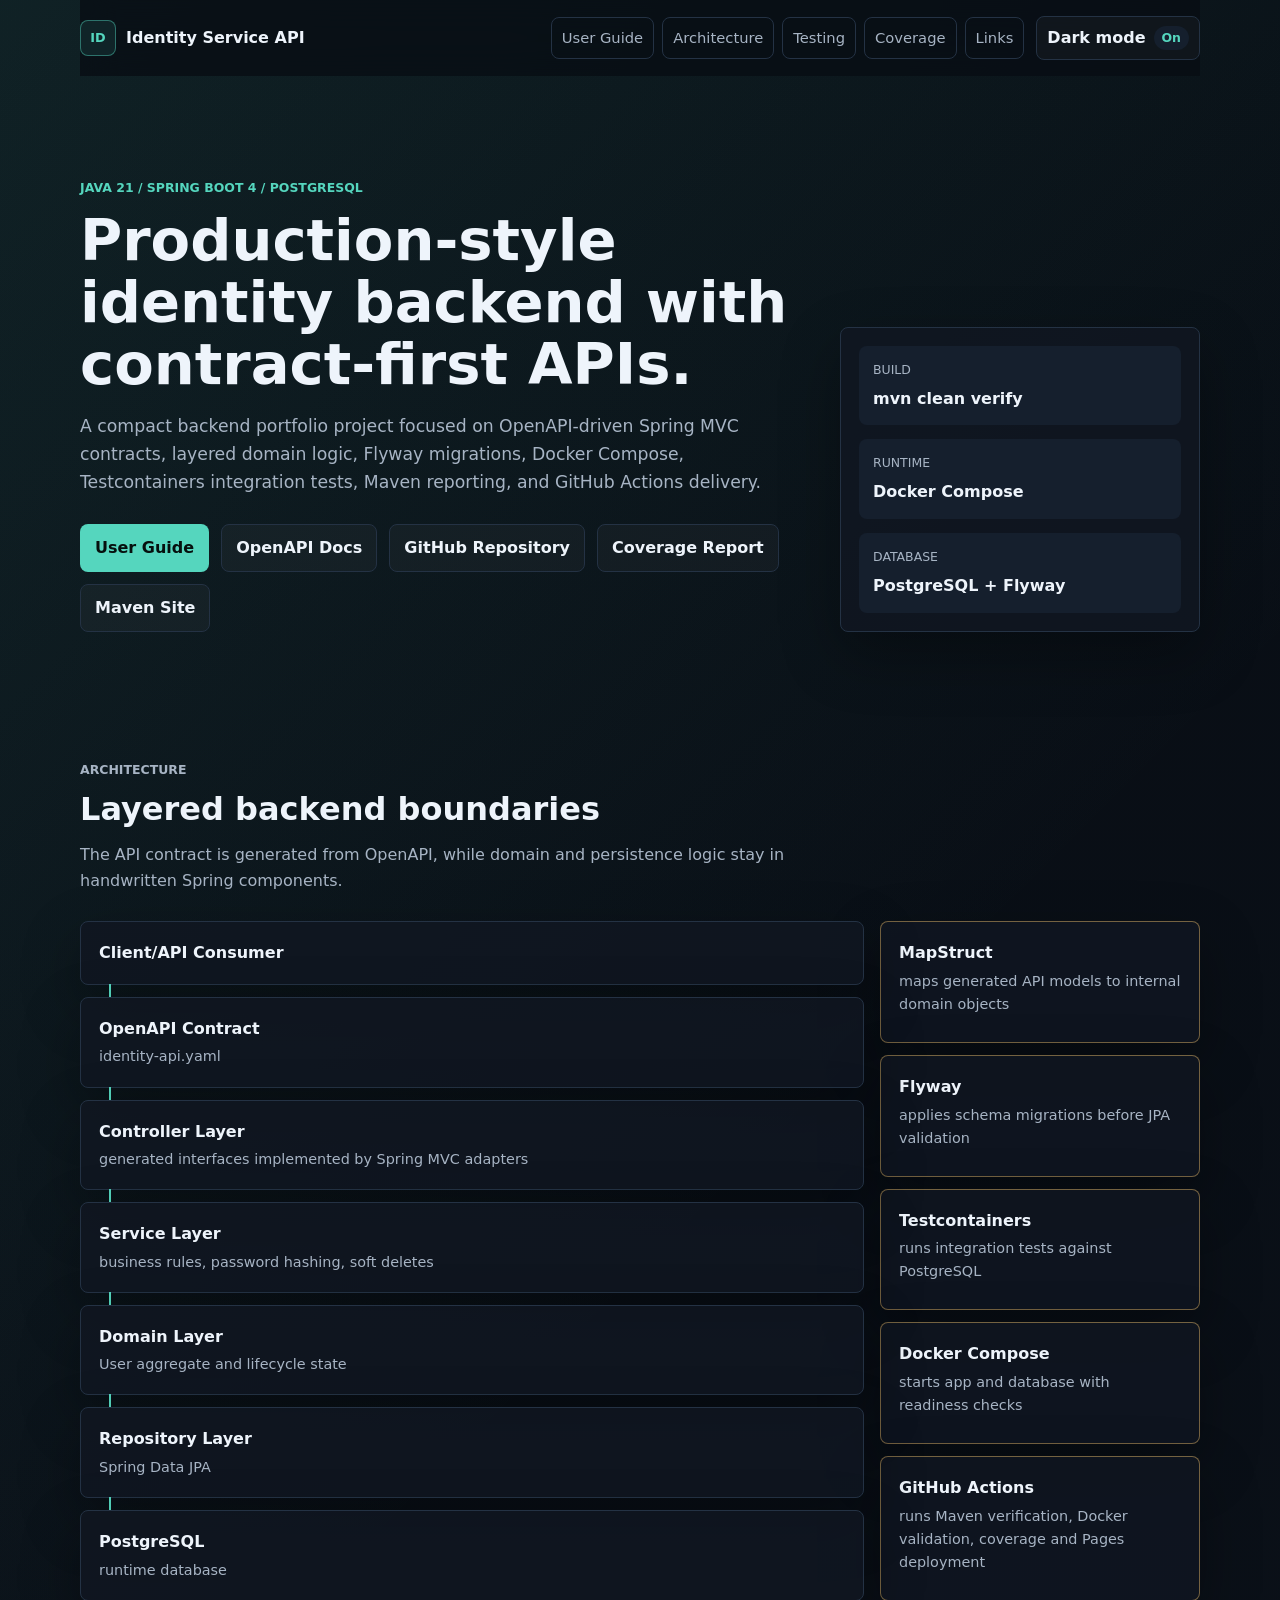
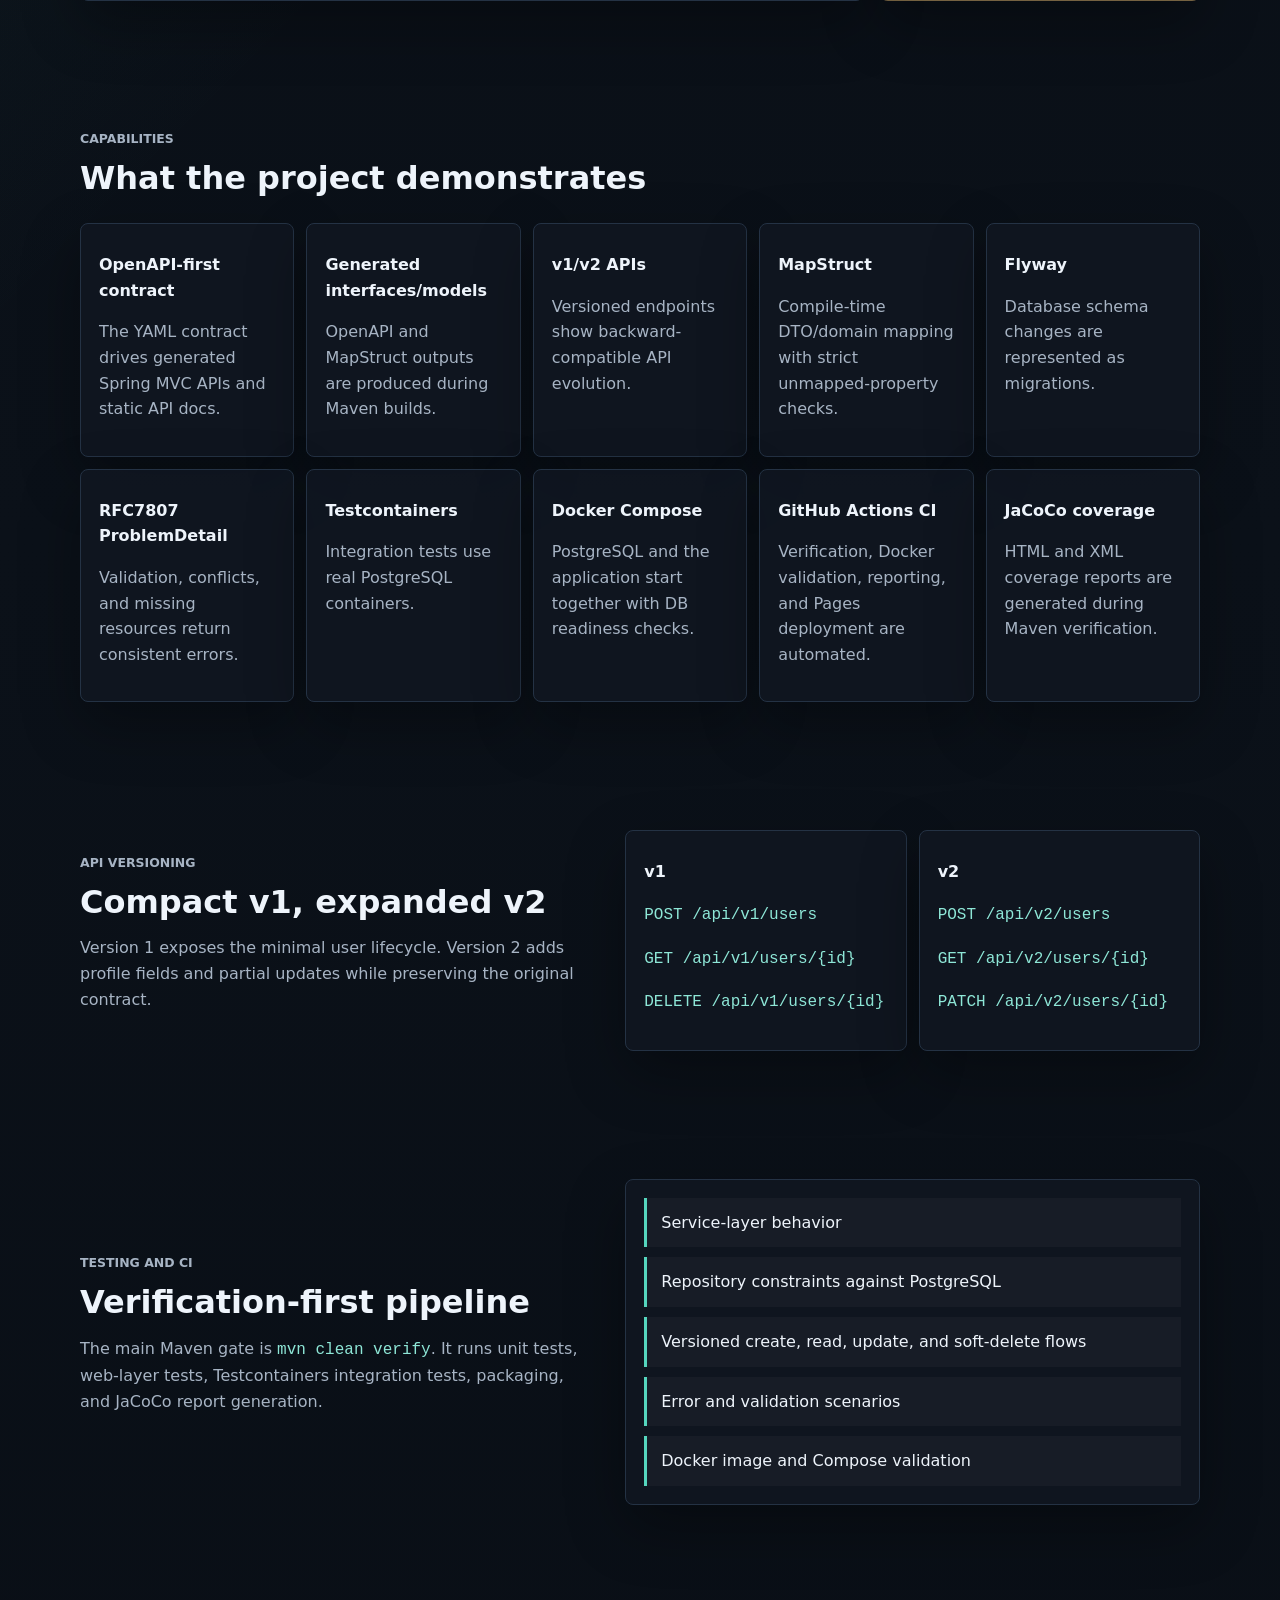
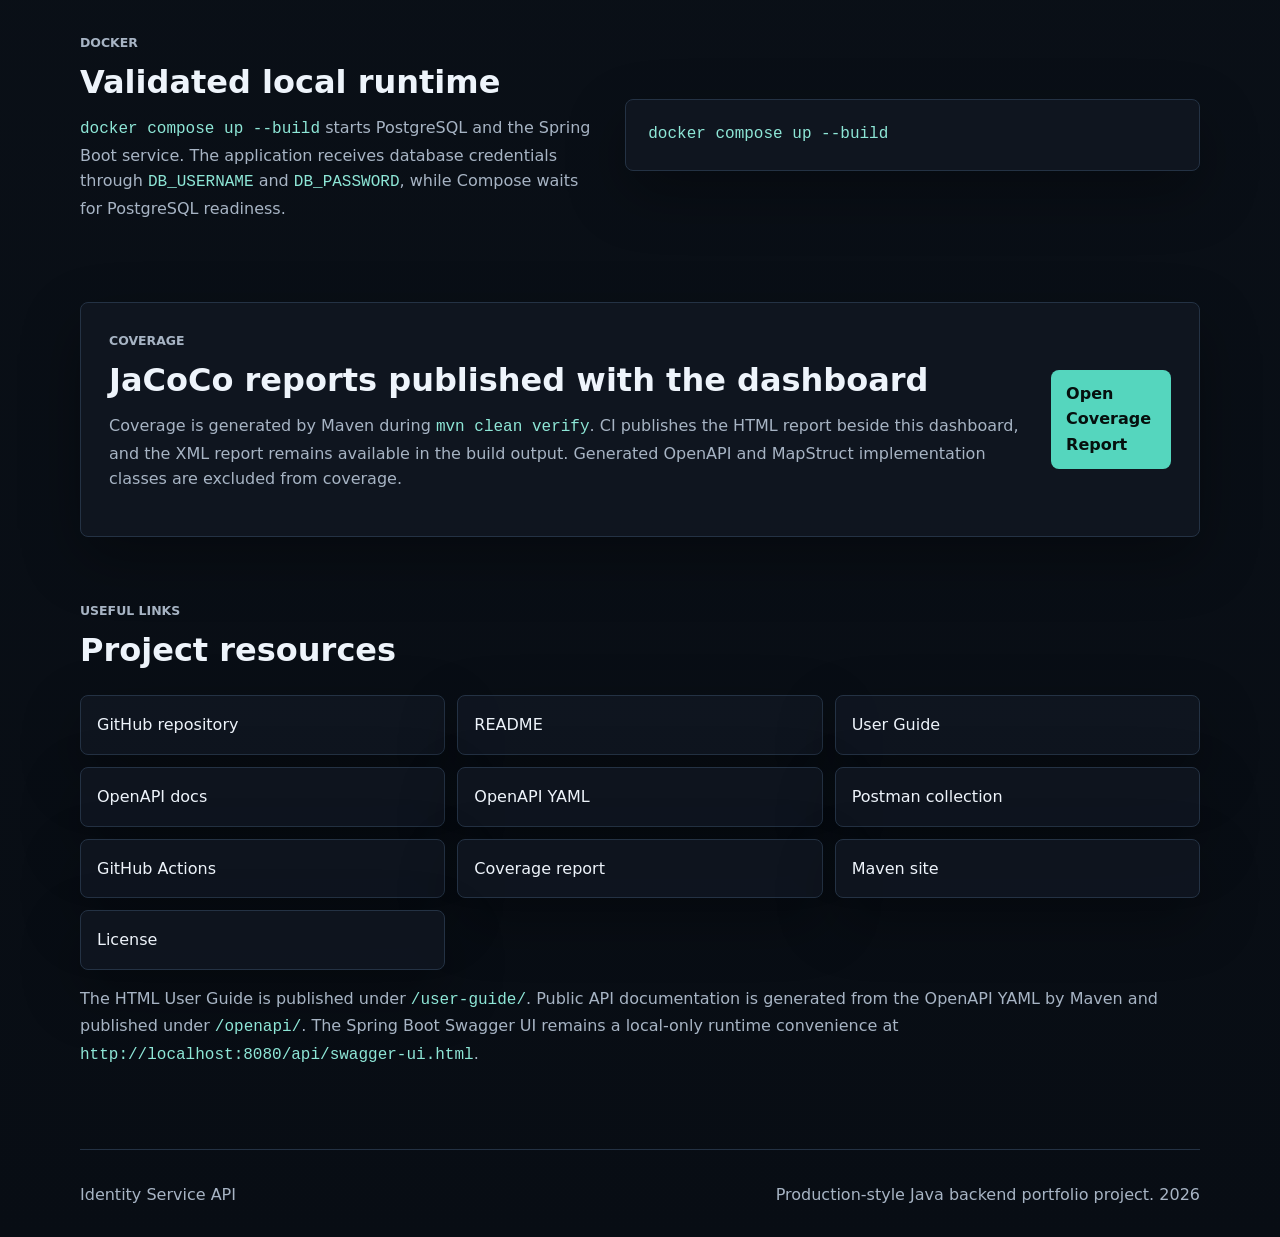
<file: docs/index.html>
<!doctype html>
<html lang="en">
  <head>
    <meta charset="utf-8">
    <meta name="viewport" content="width=device-width, initial-scale=1">
    <meta name="description" content="Production-style Java identity service with OpenAPI, PostgreSQL, Docker, Testcontainers, CI and coverage reporting.">
    <title>Identity Service API</title>
    <script>
      try {
        document.documentElement.dataset.theme = localStorage.getItem("identity-service-theme") || "dark";
      } catch {
        document.documentElement.dataset.theme = "dark";
      }
    </script>
    <link rel="stylesheet" href="styles.css">
  </head>
  <body>
    <a class="skip-link" href="#top">Skip to content</a>
    <header class="site-header">
      <a class="brand" href="#top" aria-label="Identity Service API home">
        <span class="brand-mark" aria-hidden="true">ID</span>
        <span>Identity Service API</span>
      </a>
      <div class="header-actions">
        <nav class="nav-links" aria-label="Primary navigation">
          <a href="user-guide/">User Guide</a>
          <a href="#architecture">Architecture</a>
          <a href="#testing">Testing</a>
          <a href="#coverage">Coverage</a>
          <a href="#links">Links</a>
        </nav>
        <button class="theme-toggle" id="theme-toggle" type="button" aria-pressed="true">
          <span>Dark mode</span>
          <span class="theme-toggle-state">On</span>
        </button>
      </div>
    </header>

    <main id="top" tabindex="-1">
      <section class="hero">
        <div class="hero-content">
          <p class="eyebrow">Java 21 / Spring Boot 4 / PostgreSQL</p>
          <h1>Production-style identity backend with contract-first APIs.</h1>
          <p class="hero-copy">
            A compact backend portfolio project focused on OpenAPI-driven Spring MVC contracts,
            layered domain logic, Flyway migrations, Docker Compose, Testcontainers integration
            tests, Maven reporting, and GitHub Actions delivery.
          </p>
          <div class="hero-actions" aria-label="Project actions">
            <a class="button primary" href="user-guide/">User Guide</a>
            <a class="button" href="openapi/">OpenAPI Docs</a>
            <a class="button" href="https://github.com/DanieleMasone/identity-service">GitHub Repository</a>
            <a class="button" href="coverage/">Coverage Report</a>
            <a class="button" href="maven-site/">Maven Site</a>
          </div>
        </div>
        <aside class="status-panel" aria-label="Project status">
          <div>
            <span class="status-label">Build</span>
            <strong>mvn clean verify</strong>
          </div>
          <div>
            <span class="status-label">Runtime</span>
            <strong>Docker Compose</strong>
          </div>
          <div>
            <span class="status-label">Database</span>
            <strong>PostgreSQL + Flyway</strong>
          </div>
        </aside>
      </section>

      <section id="architecture" class="section">
        <div class="section-heading">
          <p class="eyebrow">Architecture</p>
          <h2>Layered backend boundaries</h2>
          <p>
            The API contract is generated from OpenAPI, while domain and persistence logic stay
            in handwritten Spring components.
          </p>
        </div>
        <div class="system-diagram" aria-label="Identity Service architecture diagram">
          <div class="main-flow" aria-label="Request and persistence flow">
            <article><span>Client/API Consumer</span></article>
            <article><span>OpenAPI Contract</span><small>identity-api.yaml</small></article>
            <article><span>Controller Layer</span><small>generated interfaces implemented by Spring MVC adapters</small></article>
            <article><span>Service Layer</span><small>business rules, password hashing, soft deletes</small></article>
            <article><span>Domain Layer</span><small>User aggregate and lifecycle state</small></article>
            <article><span>Repository Layer</span><small>Spring Data JPA</small></article>
            <article><span>PostgreSQL</span><small>runtime database</small></article>
          </div>
          <div class="support-flow" aria-label="Supporting engineering practices">
            <article><strong>MapStruct</strong><span>maps generated API models to internal domain objects</span></article>
            <article><strong>Flyway</strong><span>applies schema migrations before JPA validation</span></article>
            <article><strong>Testcontainers</strong><span>runs integration tests against PostgreSQL</span></article>
            <article><strong>Docker Compose</strong><span>starts app and database with readiness checks</span></article>
            <article><strong>GitHub Actions</strong><span>runs Maven verification, Docker validation, coverage and Pages deployment</span></article>
          </div>
        </div>
      </section>

      <section class="section">
        <div class="section-heading">
          <p class="eyebrow">Capabilities</p>
          <h2>What the project demonstrates</h2>
        </div>
        <div class="feature-grid">
          <article><h3>OpenAPI-first contract</h3><p>The YAML contract drives generated Spring MVC APIs and static API docs.</p></article>
          <article><h3>Generated interfaces/models</h3><p>OpenAPI and MapStruct outputs are produced during Maven builds.</p></article>
          <article><h3>v1/v2 APIs</h3><p>Versioned endpoints show backward-compatible API evolution.</p></article>
          <article><h3>MapStruct</h3><p>Compile-time DTO/domain mapping with strict unmapped-property checks.</p></article>
          <article><h3>Flyway</h3><p>Database schema changes are represented as migrations.</p></article>
          <article><h3>RFC7807 ProblemDetail</h3><p>Validation, conflicts, and missing resources return consistent errors.</p></article>
          <article><h3>Testcontainers</h3><p>Integration tests use real PostgreSQL containers.</p></article>
          <article><h3>Docker Compose</h3><p>PostgreSQL and the application start together with DB readiness checks.</p></article>
          <article><h3>GitHub Actions CI</h3><p>Verification, Docker validation, reporting, and Pages deployment are automated.</p></article>
          <article><h3>JaCoCo coverage</h3><p>HTML and XML coverage reports are generated during Maven verification.</p></article>
        </div>
      </section>

      <section class="section split">
        <div>
          <p class="eyebrow">API versioning</p>
          <h2>Compact v1, expanded v2</h2>
          <p>
            Version 1 exposes the minimal user lifecycle. Version 2 adds profile fields and
            partial updates while preserving the original contract.
          </p>
        </div>
        <div class="version-grid">
          <article>
            <h3>v1</h3>
            <p><code>POST /api/v1/users</code></p>
            <p><code>GET /api/v1/users/{id}</code></p>
            <p><code>DELETE /api/v1/users/{id}</code></p>
          </article>
          <article>
            <h3>v2</h3>
            <p><code>POST /api/v2/users</code></p>
            <p><code>GET /api/v2/users/{id}</code></p>
            <p><code>PATCH /api/v2/users/{id}</code></p>
          </article>
        </div>
      </section>

      <section id="testing" class="section split">
        <div>
          <p class="eyebrow">Testing and CI</p>
          <h2>Verification-first pipeline</h2>
          <p>
            The main Maven gate is <code>mvn clean verify</code>. It runs unit tests, web-layer tests,
            Testcontainers integration tests, packaging, and JaCoCo report generation.
          </p>
        </div>
        <div class="checklist">
          <p>Service-layer behavior</p>
          <p>Repository constraints against PostgreSQL</p>
          <p>Versioned create, read, update, and soft-delete flows</p>
          <p>Error and validation scenarios</p>
          <p>Docker image and Compose validation</p>
        </div>
      </section>

      <section class="section split">
        <div>
          <p class="eyebrow">Docker</p>
          <h2>Validated local runtime</h2>
          <p>
            <code>docker compose up --build</code> starts PostgreSQL and the Spring Boot service.
            The application receives database credentials through <code>DB_USERNAME</code> and
            <code>DB_PASSWORD</code>, while Compose waits for PostgreSQL readiness.
          </p>
        </div>
        <pre class="command-block"><code>docker compose up --build</code></pre>
      </section>

      <section id="coverage" class="section coverage-panel">
        <div>
          <p class="eyebrow">Coverage</p>
          <h2>JaCoCo reports published with the dashboard</h2>
          <p>
            Coverage is generated by Maven during <code>mvn clean verify</code>. CI publishes the
            HTML report beside this dashboard, and the XML report remains available in the build output.
            Generated OpenAPI and MapStruct implementation classes are excluded from coverage.
          </p>
        </div>
        <a class="button primary" href="coverage/">Open Coverage Report</a>
      </section>

      <section id="links" class="section">
        <div class="section-heading">
          <p class="eyebrow">Useful links</p>
          <h2>Project resources</h2>
        </div>
        <div class="link-grid">
          <a href="https://github.com/DanieleMasone/identity-service">GitHub repository</a>
          <a href="https://github.com/DanieleMasone/identity-service#readme">README</a>
          <a href="user-guide/">User Guide</a>
          <a href="openapi/">OpenAPI docs</a>
          <a href="https://github.com/DanieleMasone/identity-service/blob/master/src/main/resources/openapi/identity-api.yaml">OpenAPI YAML</a>
          <a href="https://github.com/DanieleMasone/identity-service/blob/master/postman/identity-service.postman_collection.json">Postman collection</a>
          <a href="https://github.com/DanieleMasone/identity-service/actions/workflows/ci.yml">GitHub Actions</a>
          <a href="coverage/">Coverage report</a>
          <a href="maven-site/">Maven site</a>
          <a href="https://github.com/DanieleMasone/identity-service/blob/master/LICENSE">License</a>
        </div>
        <p class="static-note">
          The HTML User Guide is published under <code>/user-guide/</code>. Public API documentation
          is generated from the OpenAPI YAML by Maven and published under <code>/openapi/</code>.
          The Spring Boot Swagger UI remains a local-only runtime convenience at
          <code>http://localhost:8080/api/swagger-ui.html</code>.
        </p>
      </section>
    </main>

    <footer class="site-footer">
      <span>Identity Service API</span>
      <span id="build-year">Production-style Java backend portfolio project.</span>
    </footer>

    <script src="script.js"></script>
  </body>
</html>
</file>
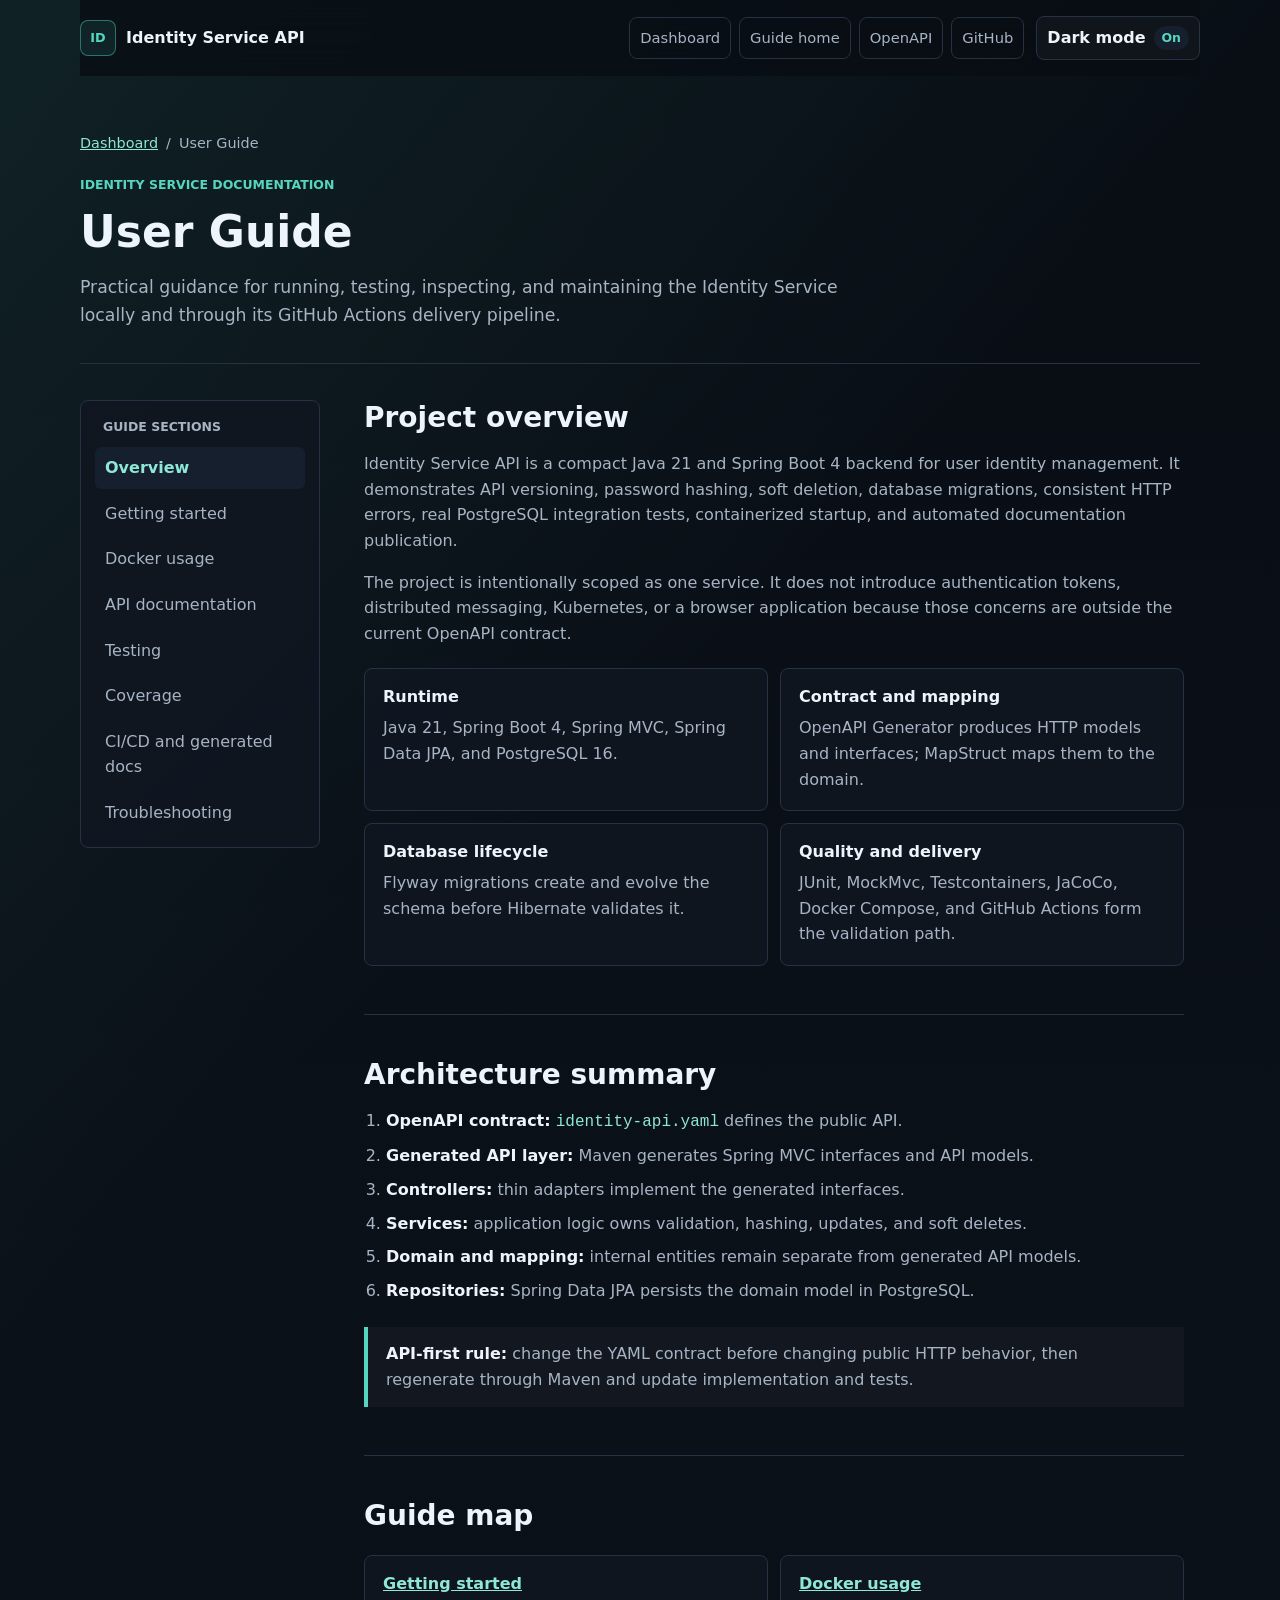
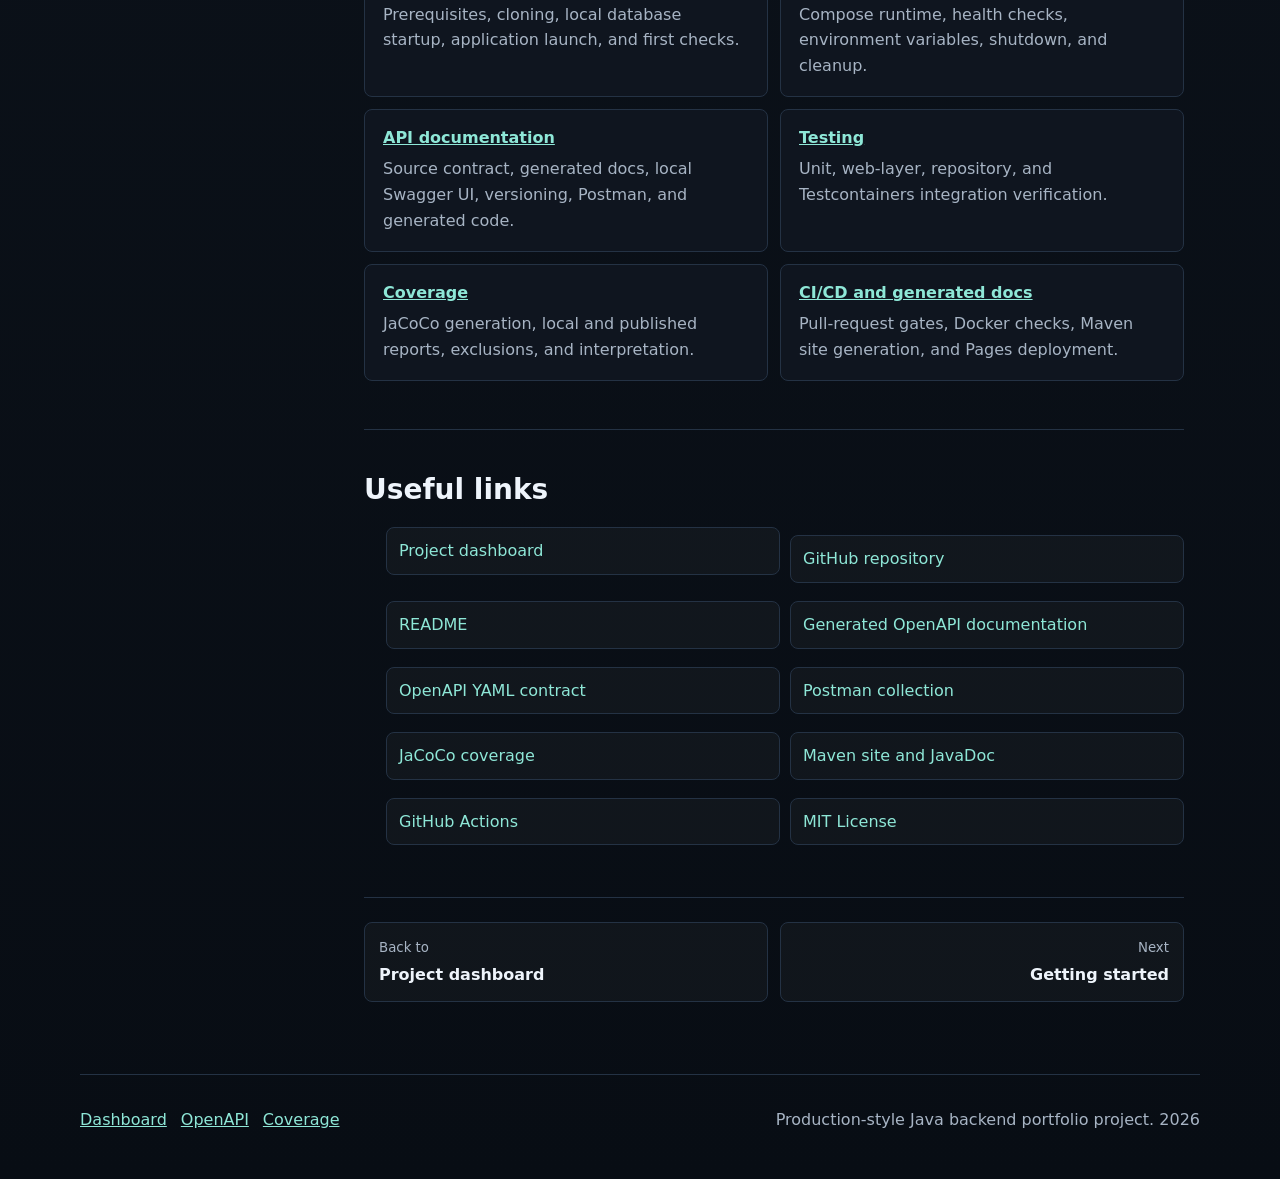
<file: docs/user-guide/index.html>
<!doctype html>
<html lang="en">
  <head>
    <meta charset="utf-8">
    <meta name="viewport" content="width=device-width, initial-scale=1">
    <meta name="description" content="Identity Service User Guide: architecture, local development, Docker, API documentation, testing, coverage, and CI/CD.">
    <title>User Guide | Identity Service API</title>
    <script>
      try {
        document.documentElement.dataset.theme = localStorage.getItem("identity-service-theme") || "dark";
      } catch {
        document.documentElement.dataset.theme = "dark";
      }
    </script>
    <link rel="stylesheet" href="../styles.css">
  </head>
  <body class="guide-page">
    <a class="skip-link" href="#main-content">Skip to content</a>
    <header class="site-header">
      <a class="brand" href="../" aria-label="Identity Service dashboard">
        <span class="brand-mark" aria-hidden="true">ID</span>
        <span>Identity Service API</span>
      </a>
      <div class="header-actions">
        <nav class="nav-links" aria-label="Documentation navigation">
          <a href="../">Dashboard</a>
          <a href="./" aria-current="page">Guide home</a>
          <a href="../openapi/">OpenAPI</a>
          <a href="https://github.com/DanieleMasone/identity-service">GitHub</a>
        </nav>
        <button class="theme-toggle" id="theme-toggle" type="button" aria-pressed="true">
          <span>Dark mode</span>
          <span class="theme-toggle-state">On</span>
        </button>
      </div>
    </header>

    <main id="main-content" class="guide-main" tabindex="-1">
      <header class="guide-hero">
        <p class="breadcrumb"><a href="../">Dashboard</a><span aria-hidden="true">/</span><span>User Guide</span></p>
        <p class="eyebrow">Identity Service documentation</p>
        <h1>User Guide</h1>
        <p class="guide-lead">
          Practical guidance for running, testing, inspecting, and maintaining the Identity Service
          locally and through its GitHub Actions delivery pipeline.
        </p>
      </header>

      <div class="guide-layout">
        <aside class="guide-sidebar">
          <nav class="guide-nav" aria-label="User Guide sections">
            <h2>Guide sections</h2>
            <ul>
              <li><a href="./" aria-current="page">Overview</a></li>
              <li><a href="getting-started.html">Getting started</a></li>
              <li><a href="docker.html">Docker usage</a></li>
              <li><a href="api-documentation.html">API documentation</a></li>
              <li><a href="testing.html">Testing</a></li>
              <li><a href="coverage.html">Coverage</a></li>
              <li><a href="ci-cd.html">CI/CD and generated docs</a></li>
              <li><a href="troubleshooting.html">Troubleshooting</a></li>
            </ul>
          </nav>
        </aside>

        <article class="guide-content">
          <section>
            <h2>Project overview</h2>
            <p>
              Identity Service API is a compact Java 21 and Spring Boot 4 backend for user identity
              management. It demonstrates API versioning, password hashing, soft deletion, database
              migrations, consistent HTTP errors, real PostgreSQL integration tests, containerized
              startup, and automated documentation publication.
            </p>
            <p>
              The project is intentionally scoped as one service. It does not introduce authentication
              tokens, distributed messaging, Kubernetes, or a browser application because those concerns
              are outside the current OpenAPI contract.
            </p>
            <div class="guide-summary-grid">
              <article class="guide-card">
                <h3>Runtime</h3>
                <p>Java 21, Spring Boot 4, Spring MVC, Spring Data JPA, and PostgreSQL 16.</p>
              </article>
              <article class="guide-card">
                <h3>Contract and mapping</h3>
                <p>OpenAPI Generator produces HTTP models and interfaces; MapStruct maps them to the domain.</p>
              </article>
              <article class="guide-card">
                <h3>Database lifecycle</h3>
                <p>Flyway migrations create and evolve the schema before Hibernate validates it.</p>
              </article>
              <article class="guide-card">
                <h3>Quality and delivery</h3>
                <p>JUnit, MockMvc, Testcontainers, JaCoCo, Docker Compose, and GitHub Actions form the validation path.</p>
              </article>
            </div>
          </section>

          <section>
            <h2>Architecture summary</h2>
            <ol>
              <li><strong>OpenAPI contract:</strong> <code>identity-api.yaml</code> defines the public API.</li>
              <li><strong>Generated API layer:</strong> Maven generates Spring MVC interfaces and API models.</li>
              <li><strong>Controllers:</strong> thin adapters implement the generated interfaces.</li>
              <li><strong>Services:</strong> application logic owns validation, hashing, updates, and soft deletes.</li>
              <li><strong>Domain and mapping:</strong> internal entities remain separate from generated API models.</li>
              <li><strong>Repositories:</strong> Spring Data JPA persists the domain model in PostgreSQL.</li>
            </ol>
            <div class="callout">
              <p>
                <strong>API-first rule:</strong> change the YAML contract before changing public HTTP behavior,
                then regenerate through Maven and update implementation and tests.
              </p>
            </div>
          </section>

          <section>
            <h2>Guide map</h2>
            <div class="guide-summary-grid">
              <article class="guide-card"><h3><a href="getting-started.html">Getting started</a></h3><p>Prerequisites, cloning, local database startup, application launch, and first checks.</p></article>
              <article class="guide-card"><h3><a href="docker.html">Docker usage</a></h3><p>Compose runtime, health checks, environment variables, shutdown, and cleanup.</p></article>
              <article class="guide-card"><h3><a href="api-documentation.html">API documentation</a></h3><p>Source contract, generated docs, local Swagger UI, versioning, Postman, and generated code.</p></article>
              <article class="guide-card"><h3><a href="testing.html">Testing</a></h3><p>Unit, web-layer, repository, and Testcontainers integration verification.</p></article>
              <article class="guide-card"><h3><a href="coverage.html">Coverage</a></h3><p>JaCoCo generation, local and published reports, exclusions, and interpretation.</p></article>
              <article class="guide-card"><h3><a href="ci-cd.html">CI/CD and generated docs</a></h3><p>Pull-request gates, Docker checks, Maven site generation, and Pages deployment.</p></article>
            </div>
          </section>

          <section>
            <h2>Useful links</h2>
            <ul class="resource-list">
              <li><a href="../">Project dashboard</a></li>
              <li><a href="https://github.com/DanieleMasone/identity-service">GitHub repository</a></li>
              <li><a href="https://github.com/DanieleMasone/identity-service#readme">README</a></li>
              <li><a href="../openapi/">Generated OpenAPI documentation</a></li>
              <li><a href="https://github.com/DanieleMasone/identity-service/blob/master/src/main/resources/openapi/identity-api.yaml">OpenAPI YAML contract</a></li>
              <li><a href="https://github.com/DanieleMasone/identity-service/blob/master/postman/identity-service.postman_collection.json">Postman collection</a></li>
              <li><a href="../coverage/">JaCoCo coverage</a></li>
              <li><a href="../maven-site/">Maven site and JavaDoc</a></li>
              <li><a href="https://github.com/DanieleMasone/identity-service/actions/workflows/ci.yml">GitHub Actions</a></li>
              <li><a href="https://github.com/DanieleMasone/identity-service/blob/master/LICENSE">MIT License</a></li>
            </ul>
          </section>

          <nav class="page-nav" aria-label="Guide page navigation">
            <a href="../"><small>Back to</small><strong>Project dashboard</strong></a>
            <a href="getting-started.html"><small>Next</small><strong>Getting started</strong></a>
          </nav>
        </article>
      </div>
    </main>

    <footer class="site-footer">
      <div class="guide-footer-links"><a href="../">Dashboard</a><a href="../openapi/">OpenAPI</a><a href="../coverage/">Coverage</a></div>
      <span id="build-year">Identity Service User Guide.</span>
    </footer>
    <script src="../script.js"></script>
  </body>
</html>
</file>
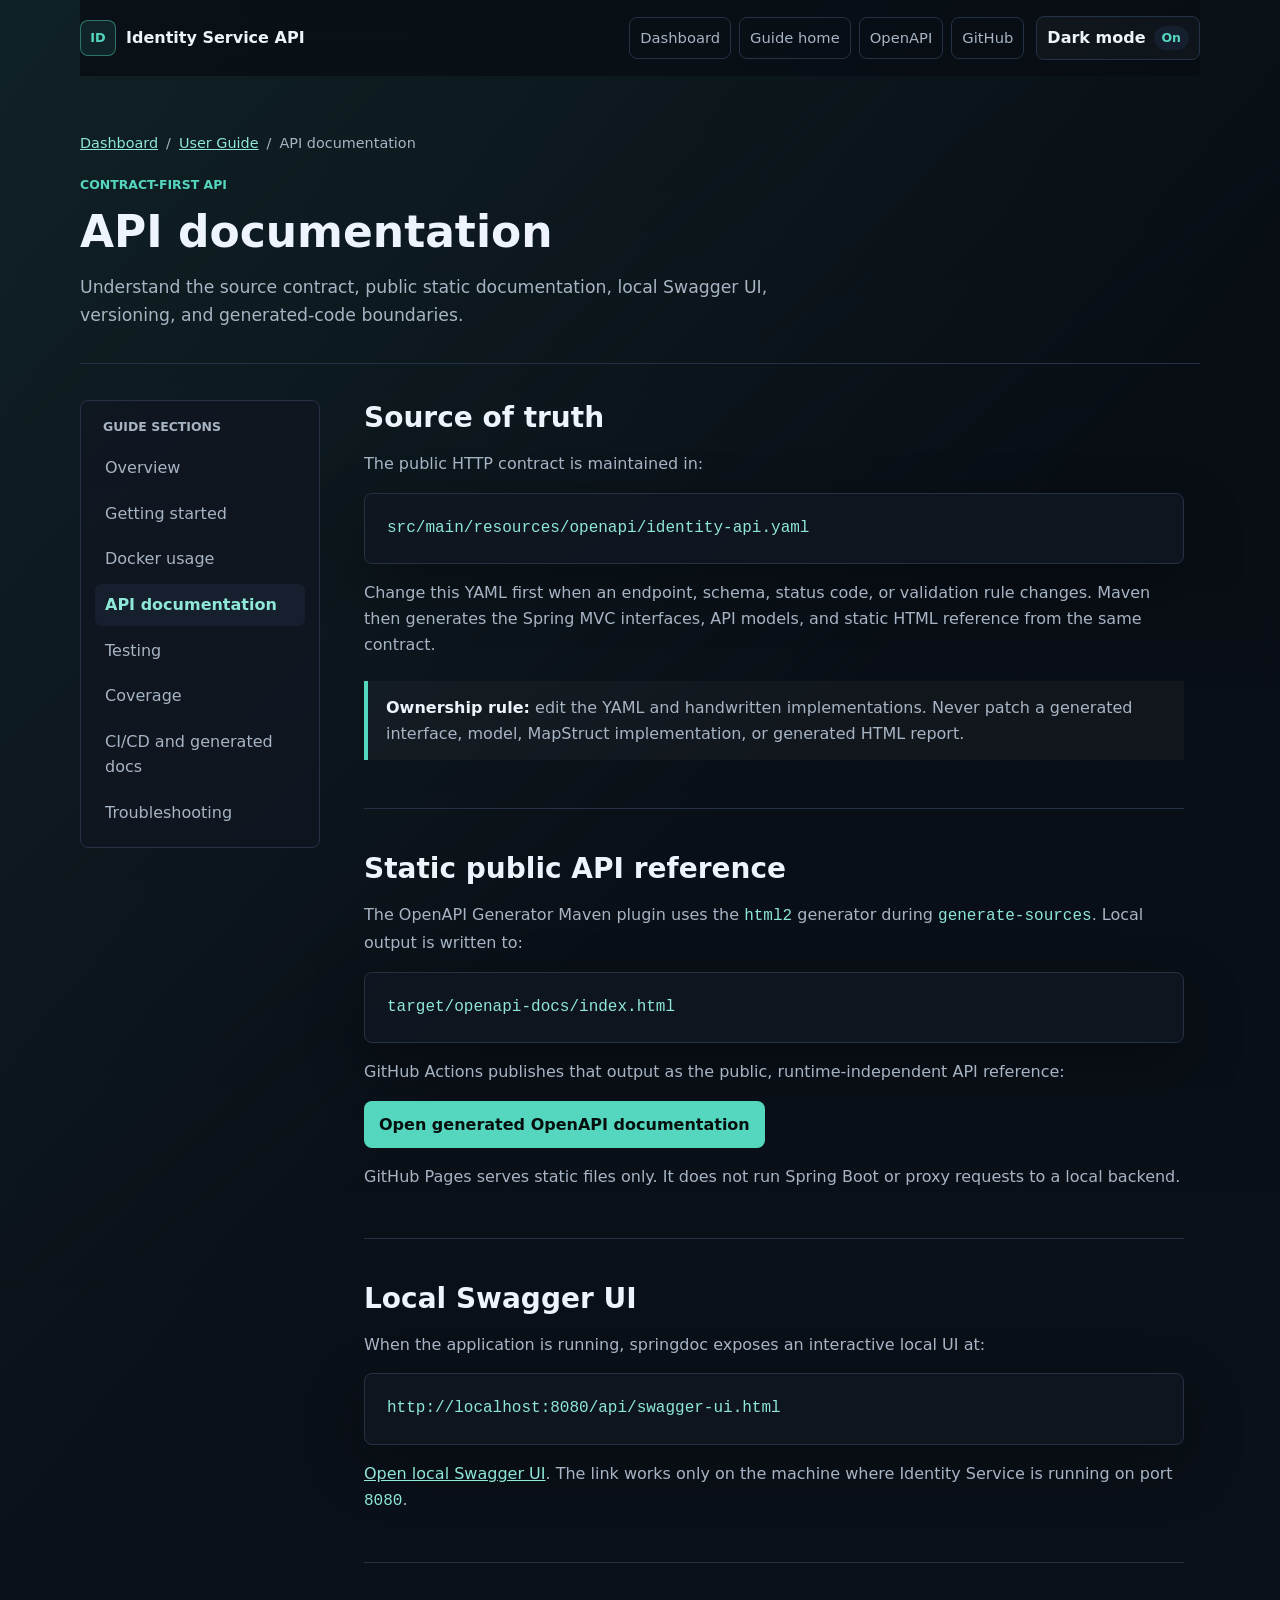
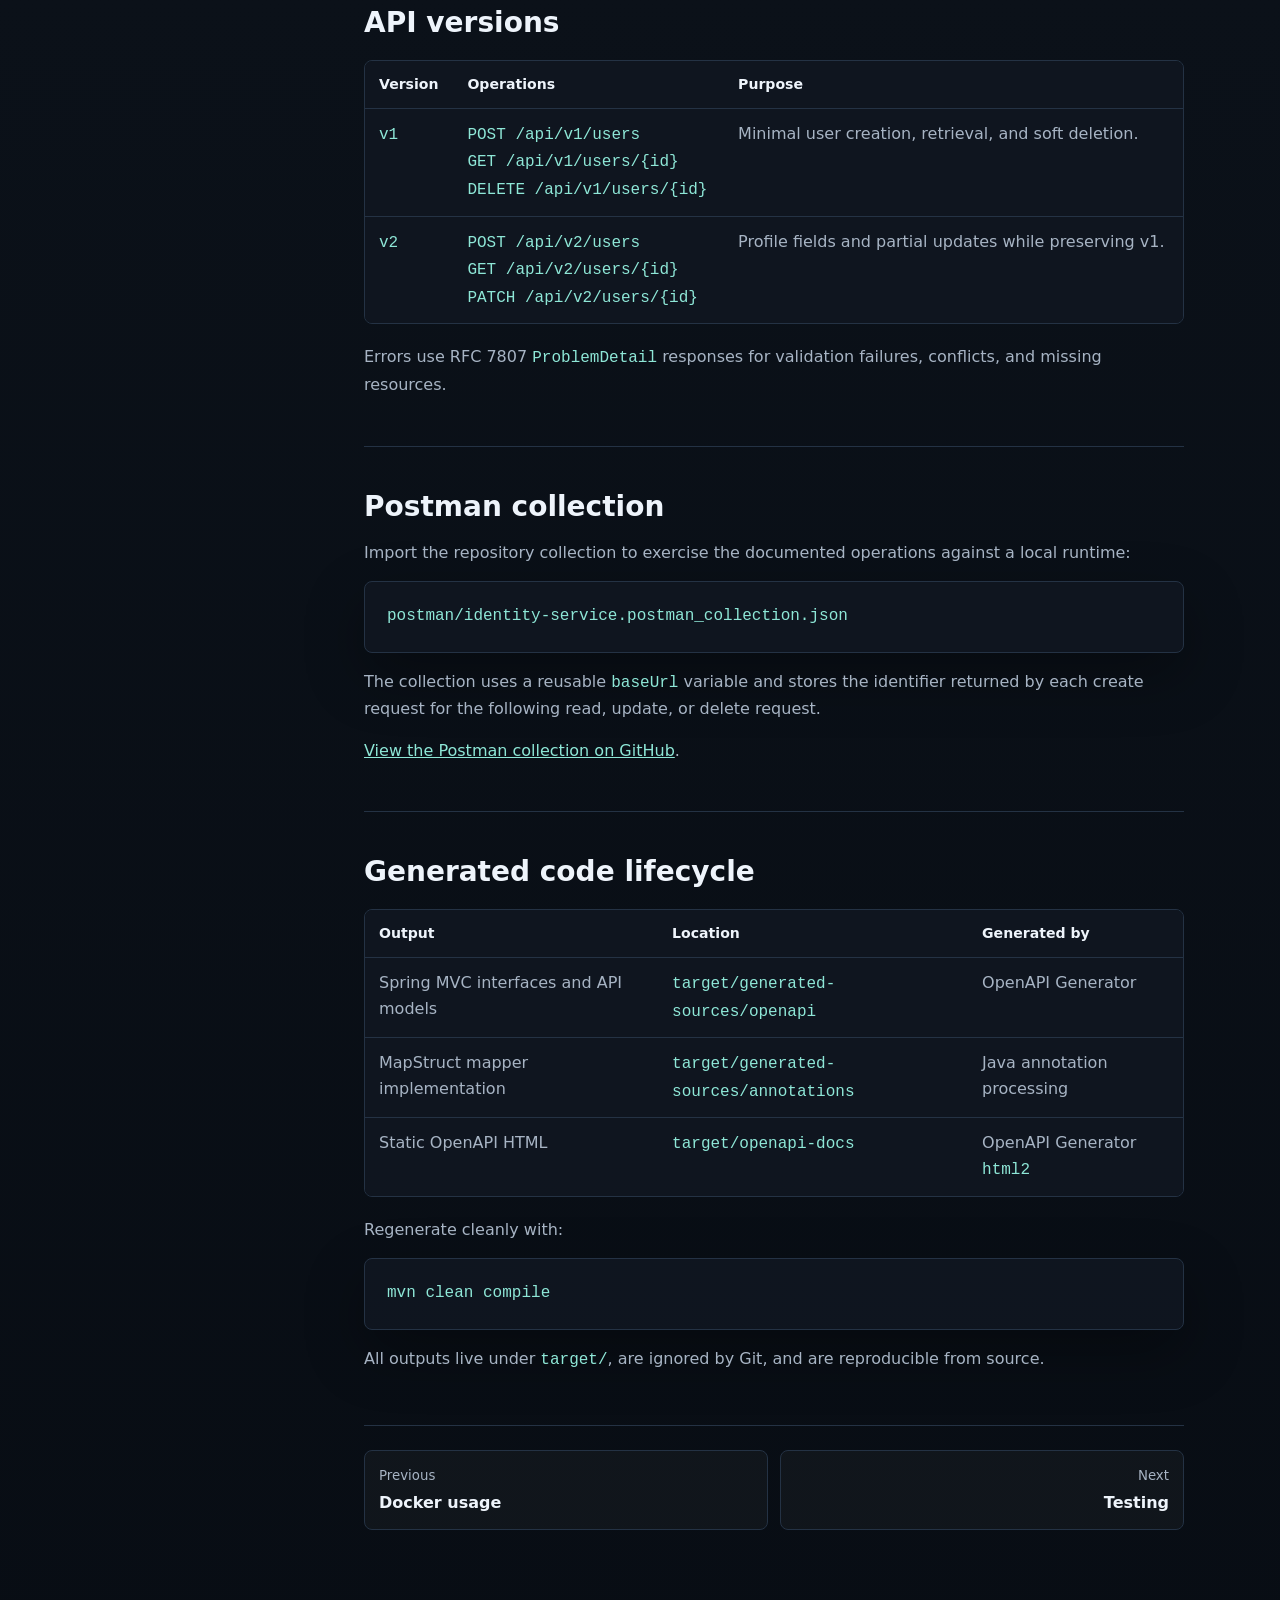
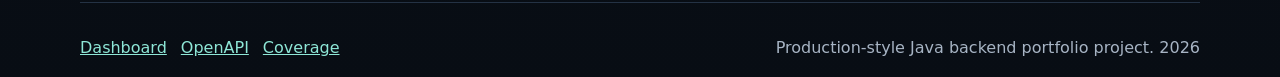
<file: docs/user-guide/api-documentation.html>
<!doctype html>
<html lang="en">
  <head>
    <meta charset="utf-8">
    <meta name="viewport" content="width=device-width, initial-scale=1">
    <meta name="description" content="OpenAPI contract, generated documentation, Swagger UI, versioning, and generated code ownership for Identity Service.">
    <title>API Documentation | Identity Service User Guide</title>
    <script>
      try { document.documentElement.dataset.theme = localStorage.getItem("identity-service-theme") || "dark"; }
      catch { document.documentElement.dataset.theme = "dark"; }
    </script>
    <link rel="stylesheet" href="../styles.css">
  </head>
  <body class="guide-page">
    <a class="skip-link" href="#main-content">Skip to content</a>
    <header class="site-header">
      <a class="brand" href="../" aria-label="Identity Service dashboard"><span class="brand-mark" aria-hidden="true">ID</span><span>Identity Service API</span></a>
      <div class="header-actions">
        <nav class="nav-links" aria-label="Documentation navigation"><a href="../">Dashboard</a><a href="./">Guide home</a><a href="../openapi/">OpenAPI</a><a href="https://github.com/DanieleMasone/identity-service">GitHub</a></nav>
        <button class="theme-toggle" id="theme-toggle" type="button" aria-pressed="true"><span>Dark mode</span><span class="theme-toggle-state">On</span></button>
      </div>
    </header>

    <main id="main-content" class="guide-main" tabindex="-1">
      <header class="guide-hero">
        <p class="breadcrumb"><a href="../">Dashboard</a><span aria-hidden="true">/</span><a href="./">User Guide</a><span aria-hidden="true">/</span><span>API documentation</span></p>
        <p class="eyebrow">Contract-first API</p>
        <h1>API documentation</h1>
        <p class="guide-lead">Understand the source contract, public static documentation, local Swagger UI, versioning, and generated-code boundaries.</p>
      </header>

      <div class="guide-layout">
        <aside class="guide-sidebar">
          <nav class="guide-nav" aria-label="User Guide sections"><h2>Guide sections</h2><ul>
            <li><a href="./">Overview</a></li><li><a href="getting-started.html">Getting started</a></li><li><a href="docker.html">Docker usage</a></li>
            <li><a href="api-documentation.html" aria-current="page">API documentation</a></li><li><a href="testing.html">Testing</a></li><li><a href="coverage.html">Coverage</a></li>
            <li><a href="ci-cd.html">CI/CD and generated docs</a></li><li><a href="troubleshooting.html">Troubleshooting</a></li>
          </ul></nav>
        </aside>

        <article class="guide-content">
          <section>
            <h2>Source of truth</h2>
            <p>The public HTTP contract is maintained in:</p>
            <pre class="command-block"><code>src/main/resources/openapi/identity-api.yaml</code></pre>
            <p>Change this YAML first when an endpoint, schema, status code, or validation rule changes. Maven then generates the Spring MVC interfaces, API models, and static HTML reference from the same contract.</p>
            <div class="callout"><p><strong>Ownership rule:</strong> edit the YAML and handwritten implementations. Never patch a generated interface, model, MapStruct implementation, or generated HTML report.</p></div>
          </section>

          <section>
            <h2>Static public API reference</h2>
            <p>The OpenAPI Generator Maven plugin uses the <code>html2</code> generator during <code>generate-sources</code>. Local output is written to:</p>
            <pre class="command-block"><code>target/openapi-docs/index.html</code></pre>
            <p>GitHub Actions publishes that output as the public, runtime-independent API reference:</p>
            <p><a class="button primary" href="../openapi/">Open generated OpenAPI documentation</a></p>
            <p>GitHub Pages serves static files only. It does not run Spring Boot or proxy requests to a local backend.</p>
          </section>

          <section>
            <h2>Local Swagger UI</h2>
            <p>When the application is running, springdoc exposes an interactive local UI at:</p>
            <pre class="command-block"><code>http://localhost:8080/api/swagger-ui.html</code></pre>
            <p><a href="http://localhost:8080/api/swagger-ui.html">Open local Swagger UI</a>. The link works only on the machine where Identity Service is running on port <code>8080</code>.</p>
          </section>

          <section>
            <h2>API versions</h2>
            <div class="guide-table-wrap"><table class="guide-table">
              <thead><tr><th>Version</th><th>Operations</th><th>Purpose</th></tr></thead>
              <tbody>
                <tr><td><code>v1</code></td><td><code>POST /api/v1/users</code><br><code>GET /api/v1/users/{id}</code><br><code>DELETE /api/v1/users/{id}</code></td><td>Minimal user creation, retrieval, and soft deletion.</td></tr>
                <tr><td><code>v2</code></td><td><code>POST /api/v2/users</code><br><code>GET /api/v2/users/{id}</code><br><code>PATCH /api/v2/users/{id}</code></td><td>Profile fields and partial updates while preserving v1.</td></tr>
              </tbody>
            </table></div>
            <p>Errors use RFC 7807 <code>ProblemDetail</code> responses for validation failures, conflicts, and missing resources.</p>
          </section>

          <section>
            <h2>Postman collection</h2>
            <p>Import the repository collection to exercise the documented operations against a local runtime:</p>
            <pre class="command-block"><code>postman/identity-service.postman_collection.json</code></pre>
            <p>The collection uses a reusable <code>baseUrl</code> variable and stores the identifier returned by each create request for the following read, update, or delete request.</p>
            <p><a href="https://github.com/DanieleMasone/identity-service/blob/master/postman/identity-service.postman_collection.json">View the Postman collection on GitHub</a>.</p>
          </section>

          <section>
            <h2>Generated code lifecycle</h2>
            <div class="guide-table-wrap"><table class="guide-table">
              <thead><tr><th>Output</th><th>Location</th><th>Generated by</th></tr></thead>
              <tbody>
                <tr><td>Spring MVC interfaces and API models</td><td><code>target/generated-sources/openapi</code></td><td>OpenAPI Generator</td></tr>
                <tr><td>MapStruct mapper implementation</td><td><code>target/generated-sources/annotations</code></td><td>Java annotation processing</td></tr>
                <tr><td>Static OpenAPI HTML</td><td><code>target/openapi-docs</code></td><td>OpenAPI Generator <code>html2</code></td></tr>
              </tbody>
            </table></div>
            <p>Regenerate cleanly with:</p>
            <pre class="command-block"><code>mvn clean compile</code></pre>
            <p>All outputs live under <code>target/</code>, are ignored by Git, and are reproducible from source.</p>
          </section>

          <nav class="page-nav" aria-label="Guide page navigation">
            <a href="docker.html"><small>Previous</small><strong>Docker usage</strong></a>
            <a href="testing.html"><small>Next</small><strong>Testing</strong></a>
          </nav>
        </article>
      </div>
    </main>
    <footer class="site-footer"><div class="guide-footer-links"><a href="../">Dashboard</a><a href="../openapi/">OpenAPI</a><a href="../coverage/">Coverage</a></div><span id="build-year">Identity Service User Guide.</span></footer>
    <script src="../script.js"></script>
  </body>
</html>
</file>
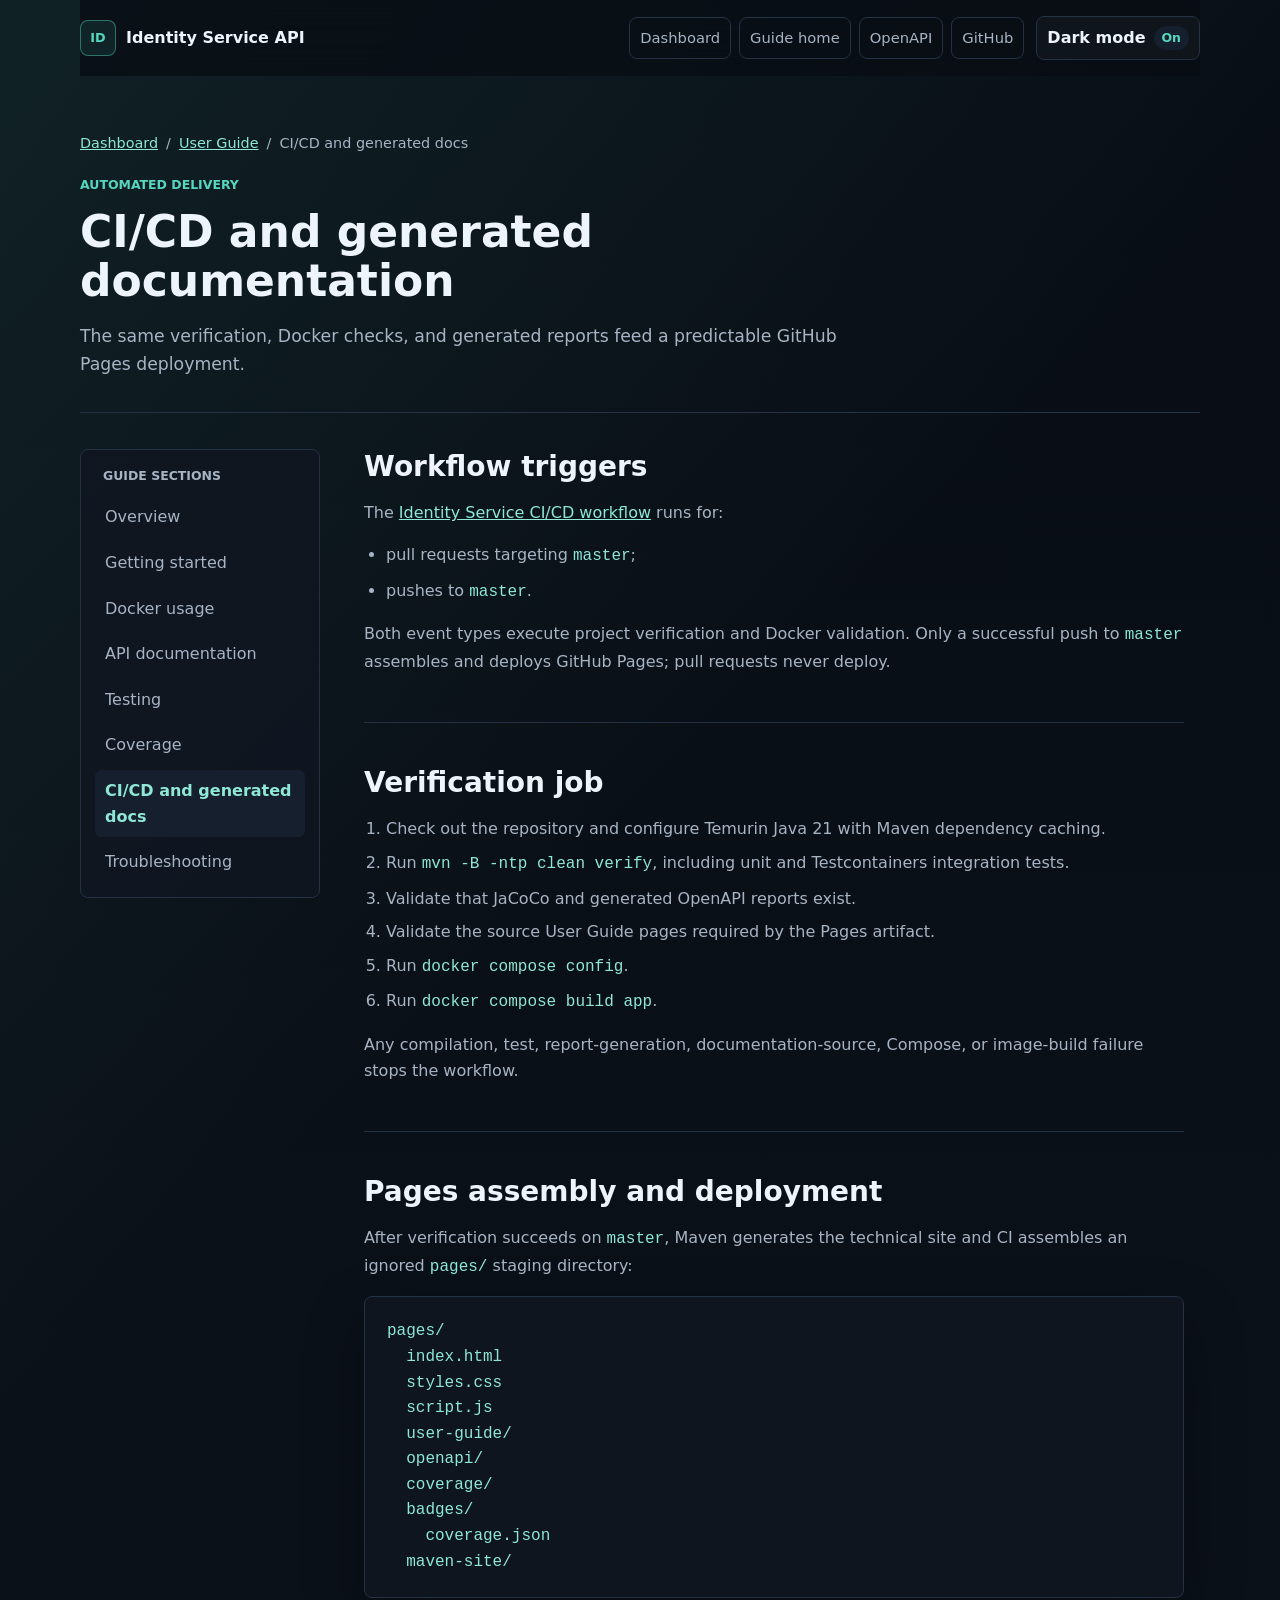
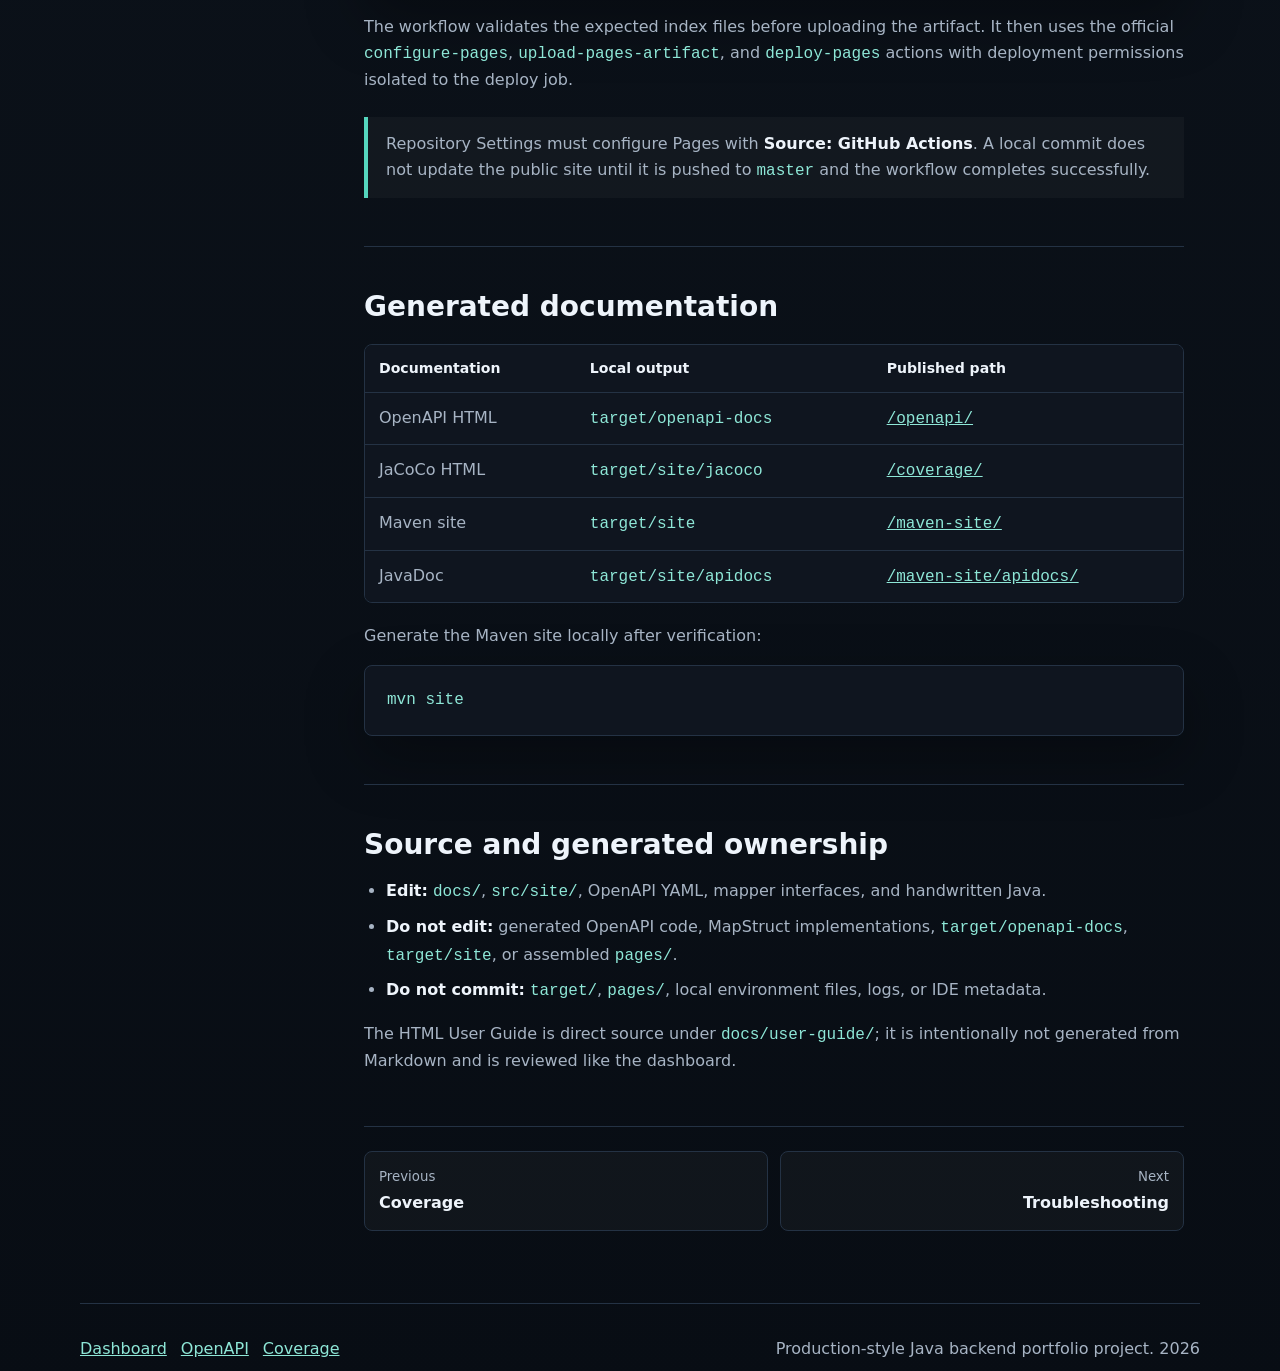
<file: docs/user-guide/ci-cd.html>
<!doctype html>
<html lang="en">
  <head>
    <meta charset="utf-8">
    <meta name="viewport" content="width=device-width, initial-scale=1">
    <meta name="description" content="GitHub Actions verification, Docker validation, generated documentation, and GitHub Pages deployment for Identity Service.">
    <title>CI/CD and Generated Docs | Identity Service User Guide</title>
    <script>
      try { document.documentElement.dataset.theme = localStorage.getItem("identity-service-theme") || "dark"; }
      catch { document.documentElement.dataset.theme = "dark"; }
    </script>
    <link rel="stylesheet" href="../styles.css">
  </head>
  <body class="guide-page">
    <a class="skip-link" href="#main-content">Skip to content</a>
    <header class="site-header">
      <a class="brand" href="../" aria-label="Identity Service dashboard"><span class="brand-mark" aria-hidden="true">ID</span><span>Identity Service API</span></a>
      <div class="header-actions">
        <nav class="nav-links" aria-label="Documentation navigation"><a href="../">Dashboard</a><a href="./">Guide home</a><a href="../openapi/">OpenAPI</a><a href="https://github.com/DanieleMasone/identity-service">GitHub</a></nav>
        <button class="theme-toggle" id="theme-toggle" type="button" aria-pressed="true"><span>Dark mode</span><span class="theme-toggle-state">On</span></button>
      </div>
    </header>

    <main id="main-content" class="guide-main" tabindex="-1">
      <header class="guide-hero">
        <p class="breadcrumb"><a href="../">Dashboard</a><span aria-hidden="true">/</span><a href="./">User Guide</a><span aria-hidden="true">/</span><span>CI/CD and generated docs</span></p>
        <p class="eyebrow">Automated delivery</p>
        <h1>CI/CD and generated documentation</h1>
        <p class="guide-lead">The same verification, Docker checks, and generated reports feed a predictable GitHub Pages deployment.</p>
      </header>

      <div class="guide-layout">
        <aside class="guide-sidebar">
          <nav class="guide-nav" aria-label="User Guide sections"><h2>Guide sections</h2><ul>
            <li><a href="./">Overview</a></li><li><a href="getting-started.html">Getting started</a></li><li><a href="docker.html">Docker usage</a></li>
            <li><a href="api-documentation.html">API documentation</a></li><li><a href="testing.html">Testing</a></li><li><a href="coverage.html">Coverage</a></li>
            <li><a href="ci-cd.html" aria-current="page">CI/CD and generated docs</a></li><li><a href="troubleshooting.html">Troubleshooting</a></li>
          </ul></nav>
        </aside>

        <article class="guide-content">
          <section>
            <h2>Workflow triggers</h2>
            <p>The <a href="https://github.com/DanieleMasone/identity-service/actions/workflows/ci.yml">Identity Service CI/CD workflow</a> runs for:</p>
            <ul>
              <li>pull requests targeting <code>master</code>;</li>
              <li>pushes to <code>master</code>.</li>
            </ul>
            <p>Both event types execute project verification and Docker validation. Only a successful push to <code>master</code> assembles and deploys GitHub Pages; pull requests never deploy.</p>
          </section>

          <section>
            <h2>Verification job</h2>
            <ol>
              <li>Check out the repository and configure Temurin Java 21 with Maven dependency caching.</li>
              <li>Run <code>mvn -B -ntp clean verify</code>, including unit and Testcontainers integration tests.</li>
              <li>Validate that JaCoCo and generated OpenAPI reports exist.</li>
              <li>Validate the source User Guide pages required by the Pages artifact.</li>
              <li>Run <code>docker compose config</code>.</li>
              <li>Run <code>docker compose build app</code>.</li>
            </ol>
            <p>Any compilation, test, report-generation, documentation-source, Compose, or image-build failure stops the workflow.</p>
          </section>

          <section>
            <h2>Pages assembly and deployment</h2>
            <p>After verification succeeds on <code>master</code>, Maven generates the technical site and CI assembles an ignored <code>pages/</code> staging directory:</p>
            <pre class="command-block"><code>pages/
  index.html
  styles.css
  script.js
  user-guide/
  openapi/
  coverage/
  badges/
    coverage.json
  maven-site/</code></pre>
            <p>The workflow validates the expected index files before uploading the artifact. It then uses the official <code>configure-pages</code>, <code>upload-pages-artifact</code>, and <code>deploy-pages</code> actions with deployment permissions isolated to the deploy job.</p>
            <div class="callout"><p>Repository Settings must configure Pages with <strong>Source: GitHub Actions</strong>. A local commit does not update the public site until it is pushed to <code>master</code> and the workflow completes successfully.</p></div>
          </section>

          <section>
            <h2>Generated documentation</h2>
            <div class="guide-table-wrap"><table class="guide-table">
              <thead><tr><th>Documentation</th><th>Local output</th><th>Published path</th></tr></thead>
              <tbody>
                <tr><td>OpenAPI HTML</td><td><code>target/openapi-docs</code></td><td><a href="../openapi/"><code>/openapi/</code></a></td></tr>
                <tr><td>JaCoCo HTML</td><td><code>target/site/jacoco</code></td><td><a href="../coverage/"><code>/coverage/</code></a></td></tr>
                <tr><td>Maven site</td><td><code>target/site</code></td><td><a href="../maven-site/"><code>/maven-site/</code></a></td></tr>
                <tr><td>JavaDoc</td><td><code>target/site/apidocs</code></td><td><a href="../maven-site/apidocs/"><code>/maven-site/apidocs/</code></a></td></tr>
              </tbody>
            </table></div>
            <p>Generate the Maven site locally after verification:</p>
            <pre class="command-block"><code>mvn site</code></pre>
          </section>

          <section>
            <h2>Source and generated ownership</h2>
            <ul>
              <li><strong>Edit:</strong> <code>docs/</code>, <code>src/site/</code>, OpenAPI YAML, mapper interfaces, and handwritten Java.</li>
              <li><strong>Do not edit:</strong> generated OpenAPI code, MapStruct implementations, <code>target/openapi-docs</code>, <code>target/site</code>, or assembled <code>pages/</code>.</li>
              <li><strong>Do not commit:</strong> <code>target/</code>, <code>pages/</code>, local environment files, logs, or IDE metadata.</li>
            </ul>
            <p>The HTML User Guide is direct source under <code>docs/user-guide/</code>; it is intentionally not generated from Markdown and is reviewed like the dashboard.</p>
          </section>

          <nav class="page-nav" aria-label="Guide page navigation">
            <a href="coverage.html"><small>Previous</small><strong>Coverage</strong></a>
            <a href="troubleshooting.html"><small>Next</small><strong>Troubleshooting</strong></a>
          </nav>
        </article>
      </div>
    </main>
    <footer class="site-footer"><div class="guide-footer-links"><a href="../">Dashboard</a><a href="../openapi/">OpenAPI</a><a href="../coverage/">Coverage</a></div><span id="build-year">Identity Service User Guide.</span></footer>
    <script src="../script.js"></script>
  </body>
</html>
</file>
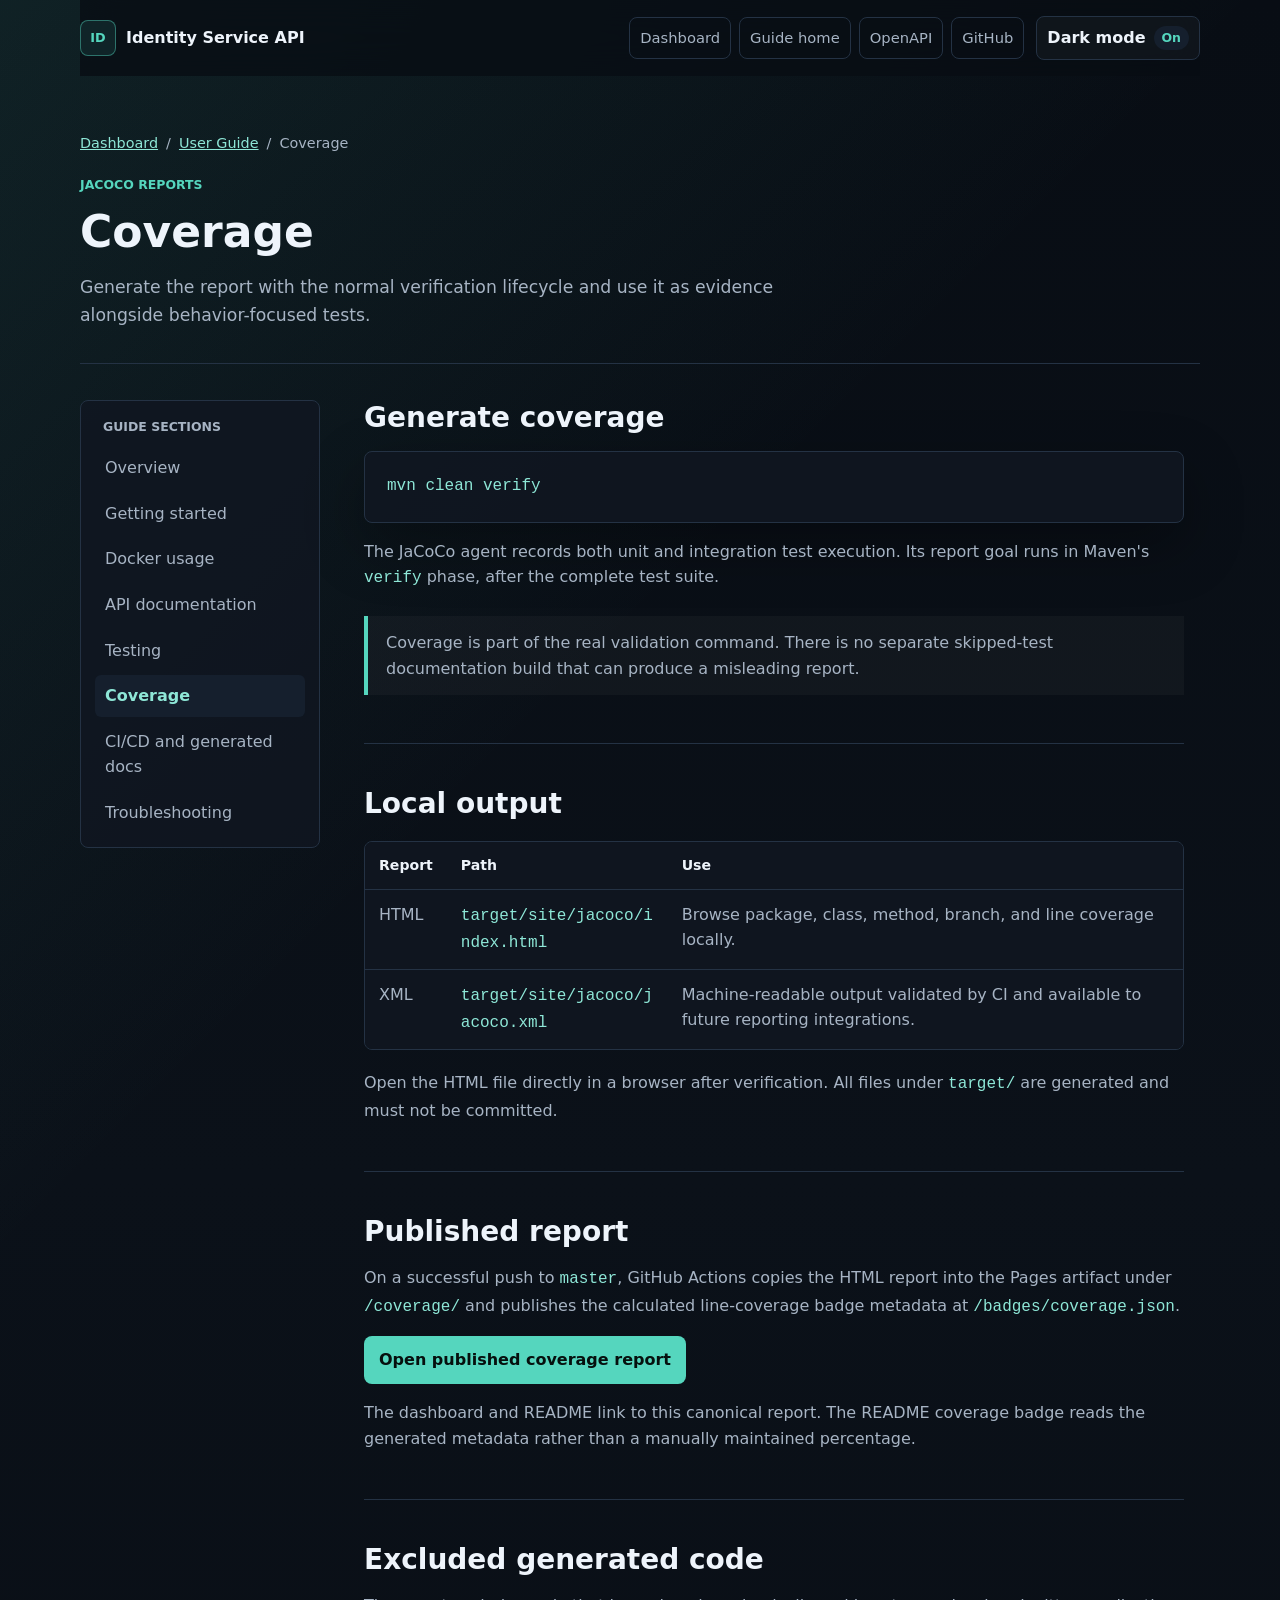
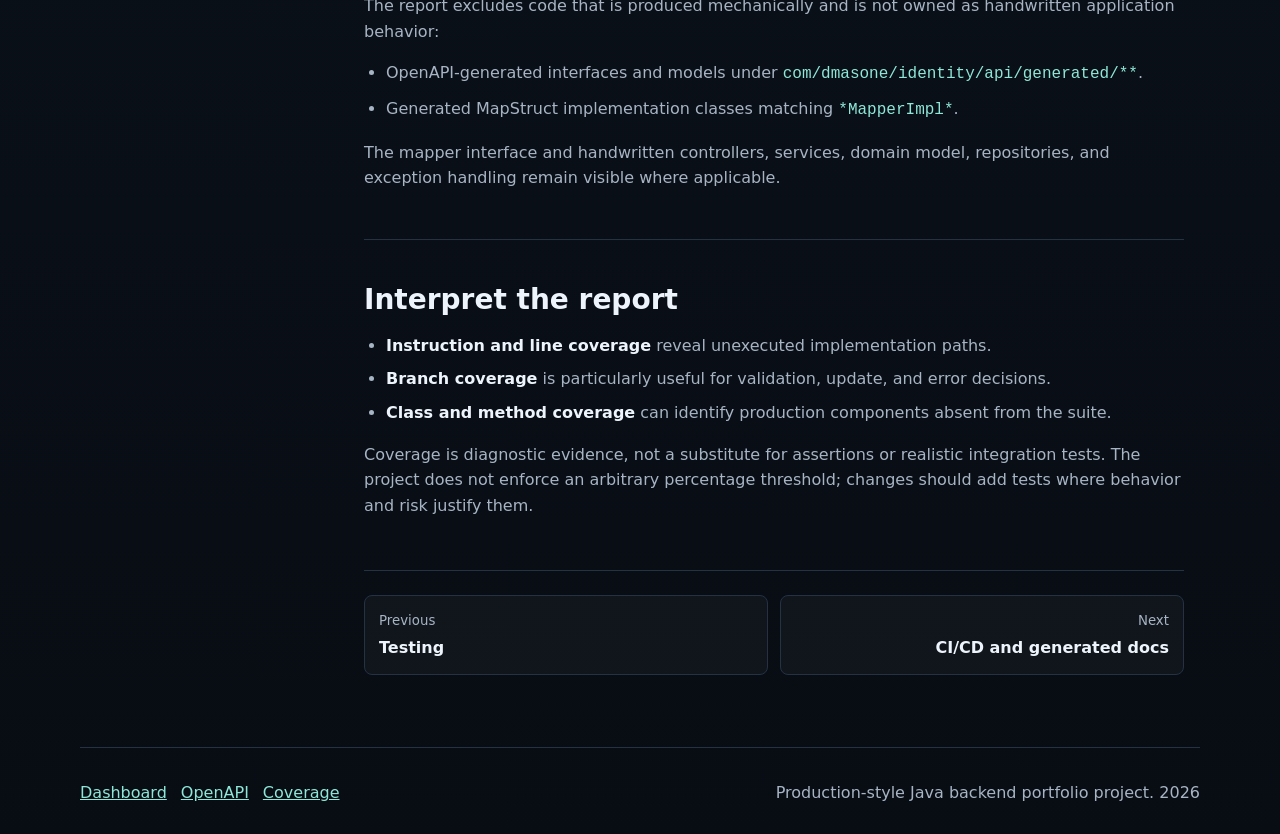
<file: docs/user-guide/coverage.html>
<!doctype html>
<html lang="en">
  <head>
    <meta charset="utf-8">
    <meta name="viewport" content="width=device-width, initial-scale=1">
    <meta name="description" content="JaCoCo coverage generation, publication, exclusions, and interpretation for Identity Service.">
    <title>Coverage | Identity Service User Guide</title>
    <script>
      try { document.documentElement.dataset.theme = localStorage.getItem("identity-service-theme") || "dark"; }
      catch { document.documentElement.dataset.theme = "dark"; }
    </script>
    <link rel="stylesheet" href="../styles.css">
  </head>
  <body class="guide-page">
    <a class="skip-link" href="#main-content">Skip to content</a>
    <header class="site-header">
      <a class="brand" href="../" aria-label="Identity Service dashboard"><span class="brand-mark" aria-hidden="true">ID</span><span>Identity Service API</span></a>
      <div class="header-actions">
        <nav class="nav-links" aria-label="Documentation navigation"><a href="../">Dashboard</a><a href="./">Guide home</a><a href="../openapi/">OpenAPI</a><a href="https://github.com/DanieleMasone/identity-service">GitHub</a></nav>
        <button class="theme-toggle" id="theme-toggle" type="button" aria-pressed="true"><span>Dark mode</span><span class="theme-toggle-state">On</span></button>
      </div>
    </header>

    <main id="main-content" class="guide-main" tabindex="-1">
      <header class="guide-hero">
        <p class="breadcrumb"><a href="../">Dashboard</a><span aria-hidden="true">/</span><a href="./">User Guide</a><span aria-hidden="true">/</span><span>Coverage</span></p>
        <p class="eyebrow">JaCoCo reports</p>
        <h1>Coverage</h1>
        <p class="guide-lead">Generate the report with the normal verification lifecycle and use it as evidence alongside behavior-focused tests.</p>
      </header>

      <div class="guide-layout">
        <aside class="guide-sidebar">
          <nav class="guide-nav" aria-label="User Guide sections"><h2>Guide sections</h2><ul>
            <li><a href="./">Overview</a></li><li><a href="getting-started.html">Getting started</a></li><li><a href="docker.html">Docker usage</a></li>
            <li><a href="api-documentation.html">API documentation</a></li><li><a href="testing.html">Testing</a></li><li><a href="coverage.html" aria-current="page">Coverage</a></li>
            <li><a href="ci-cd.html">CI/CD and generated docs</a></li><li><a href="troubleshooting.html">Troubleshooting</a></li>
          </ul></nav>
        </aside>

        <article class="guide-content">
          <section>
            <h2>Generate coverage</h2>
            <pre class="command-block"><code>mvn clean verify</code></pre>
            <p>The JaCoCo agent records both unit and integration test execution. Its report goal runs in Maven's <code>verify</code> phase, after the complete test suite.</p>
            <div class="callout"><p>Coverage is part of the real validation command. There is no separate skipped-test documentation build that can produce a misleading report.</p></div>
          </section>

          <section>
            <h2>Local output</h2>
            <div class="guide-table-wrap"><table class="guide-table">
              <thead><tr><th>Report</th><th>Path</th><th>Use</th></tr></thead>
              <tbody>
                <tr><td>HTML</td><td><code>target/site/jacoco/index.html</code></td><td>Browse package, class, method, branch, and line coverage locally.</td></tr>
                <tr><td>XML</td><td><code>target/site/jacoco/jacoco.xml</code></td><td>Machine-readable output validated by CI and available to future reporting integrations.</td></tr>
              </tbody>
            </table></div>
            <p>Open the HTML file directly in a browser after verification. All files under <code>target/</code> are generated and must not be committed.</p>
          </section>

          <section>
            <h2>Published report</h2>
            <p>On a successful push to <code>master</code>, GitHub Actions copies the HTML report into the Pages artifact under <code>/coverage/</code> and publishes the calculated line-coverage badge metadata at <code>/badges/coverage.json</code>.</p>
            <p><a class="button primary" href="../coverage/">Open published coverage report</a></p>
            <p>The dashboard and README link to this canonical report. The README coverage badge reads the generated metadata rather than a manually maintained percentage.</p>
          </section>

          <section>
            <h2>Excluded generated code</h2>
            <p>The report excludes code that is produced mechanically and is not owned as handwritten application behavior:</p>
            <ul>
              <li>OpenAPI-generated interfaces and models under <code>com/dmasone/identity/api/generated/**</code>.</li>
              <li>Generated MapStruct implementation classes matching <code>*MapperImpl*</code>.</li>
            </ul>
            <p>The mapper interface and handwritten controllers, services, domain model, repositories, and exception handling remain visible where applicable.</p>
          </section>

          <section>
            <h2>Interpret the report</h2>
            <ul>
              <li><strong>Instruction and line coverage</strong> reveal unexecuted implementation paths.</li>
              <li><strong>Branch coverage</strong> is particularly useful for validation, update, and error decisions.</li>
              <li><strong>Class and method coverage</strong> can identify production components absent from the suite.</li>
            </ul>
            <p>Coverage is diagnostic evidence, not a substitute for assertions or realistic integration tests. The project does not enforce an arbitrary percentage threshold; changes should add tests where behavior and risk justify them.</p>
          </section>

          <nav class="page-nav" aria-label="Guide page navigation">
            <a href="testing.html"><small>Previous</small><strong>Testing</strong></a>
            <a href="ci-cd.html"><small>Next</small><strong>CI/CD and generated docs</strong></a>
          </nav>
        </article>
      </div>
    </main>
    <footer class="site-footer"><div class="guide-footer-links"><a href="../">Dashboard</a><a href="../openapi/">OpenAPI</a><a href="../coverage/">Coverage</a></div><span id="build-year">Identity Service User Guide.</span></footer>
    <script src="../script.js"></script>
  </body>
</html>
</file>
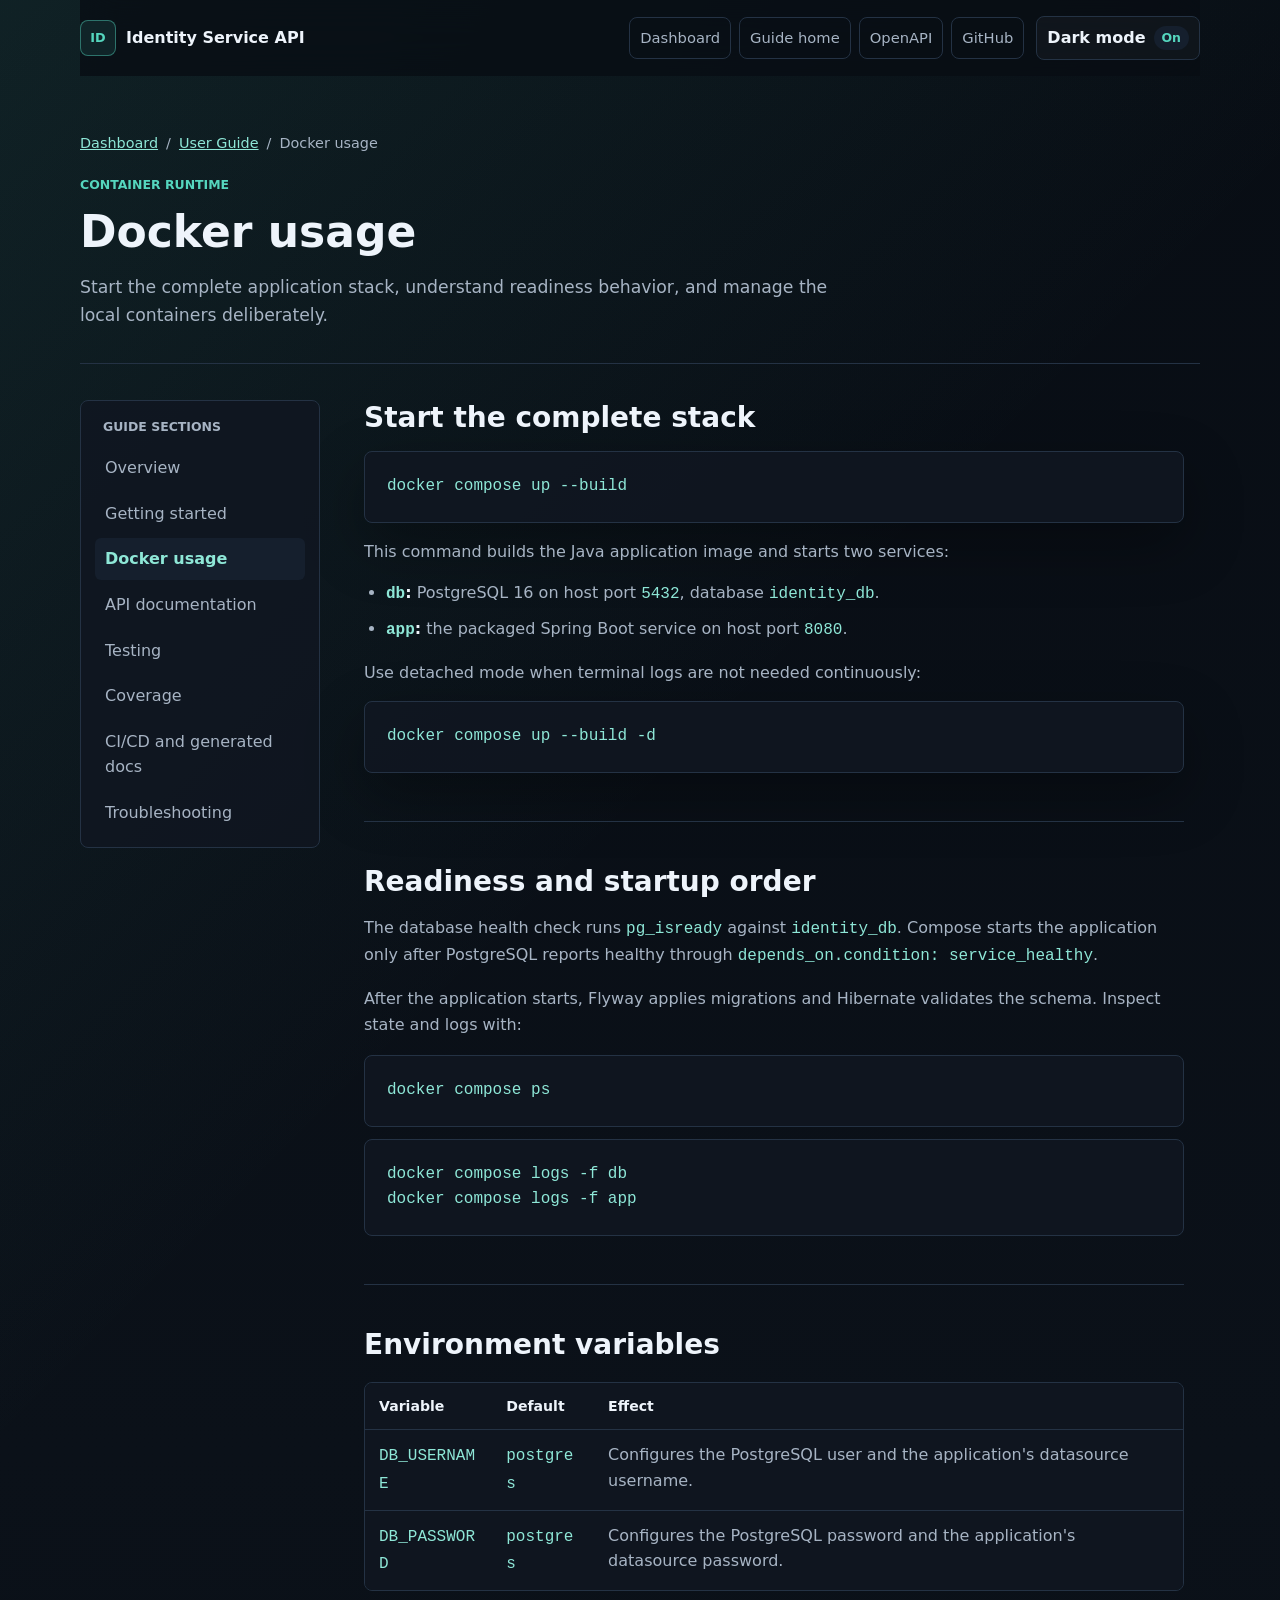
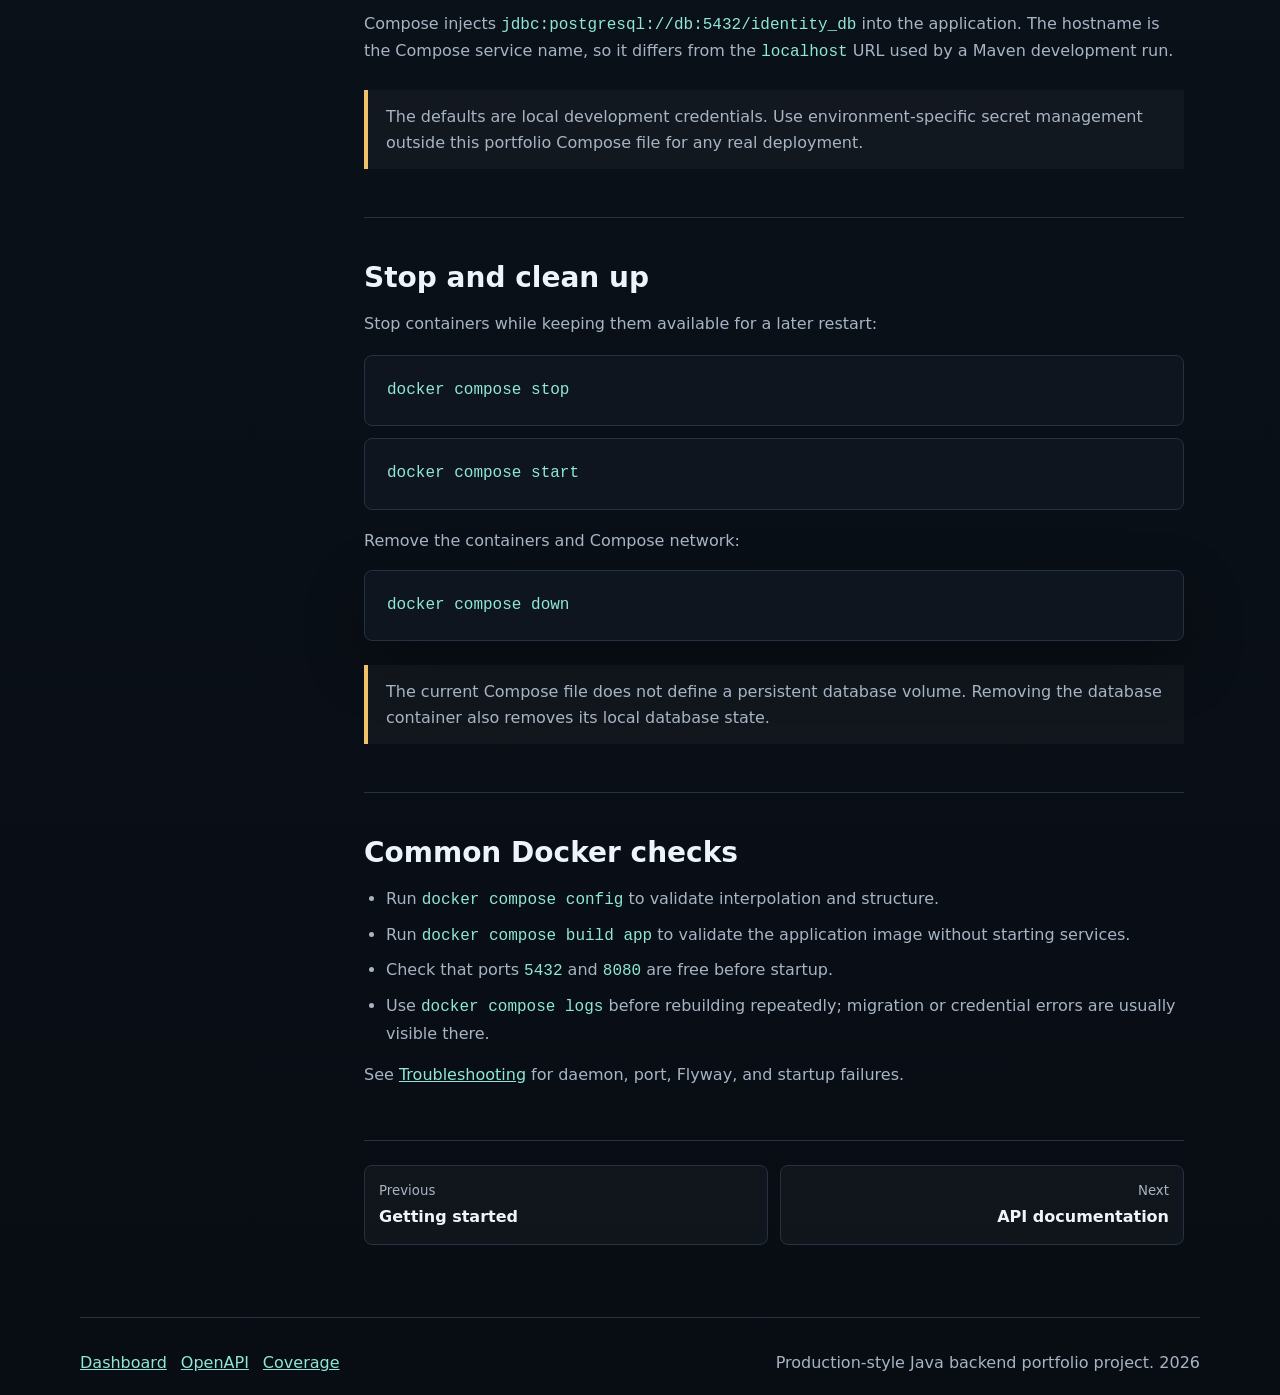
<file: docs/user-guide/docker.html>
<!doctype html>
<html lang="en">
  <head>
    <meta charset="utf-8">
    <meta name="viewport" content="width=device-width, initial-scale=1">
    <meta name="description" content="Docker Compose runtime and lifecycle guidance for the Identity Service API.">
    <title>Docker Usage | Identity Service User Guide</title>
    <script>
      try { document.documentElement.dataset.theme = localStorage.getItem("identity-service-theme") || "dark"; }
      catch { document.documentElement.dataset.theme = "dark"; }
    </script>
    <link rel="stylesheet" href="../styles.css">
  </head>
  <body class="guide-page">
    <a class="skip-link" href="#main-content">Skip to content</a>
    <header class="site-header">
      <a class="brand" href="../" aria-label="Identity Service dashboard"><span class="brand-mark" aria-hidden="true">ID</span><span>Identity Service API</span></a>
      <div class="header-actions">
        <nav class="nav-links" aria-label="Documentation navigation"><a href="../">Dashboard</a><a href="./">Guide home</a><a href="../openapi/">OpenAPI</a><a href="https://github.com/DanieleMasone/identity-service">GitHub</a></nav>
        <button class="theme-toggle" id="theme-toggle" type="button" aria-pressed="true"><span>Dark mode</span><span class="theme-toggle-state">On</span></button>
      </div>
    </header>

    <main id="main-content" class="guide-main" tabindex="-1">
      <header class="guide-hero">
        <p class="breadcrumb"><a href="../">Dashboard</a><span aria-hidden="true">/</span><a href="./">User Guide</a><span aria-hidden="true">/</span><span>Docker usage</span></p>
        <p class="eyebrow">Container runtime</p>
        <h1>Docker usage</h1>
        <p class="guide-lead">Start the complete application stack, understand readiness behavior, and manage the local containers deliberately.</p>
      </header>

      <div class="guide-layout">
        <aside class="guide-sidebar">
          <nav class="guide-nav" aria-label="User Guide sections"><h2>Guide sections</h2><ul>
            <li><a href="./">Overview</a></li><li><a href="getting-started.html">Getting started</a></li><li><a href="docker.html" aria-current="page">Docker usage</a></li>
            <li><a href="api-documentation.html">API documentation</a></li><li><a href="testing.html">Testing</a></li><li><a href="coverage.html">Coverage</a></li>
            <li><a href="ci-cd.html">CI/CD and generated docs</a></li><li><a href="troubleshooting.html">Troubleshooting</a></li>
          </ul></nav>
        </aside>

        <article class="guide-content">
          <section>
            <h2>Start the complete stack</h2>
            <pre class="command-block"><code>docker compose up --build</code></pre>
            <p>This command builds the Java application image and starts two services:</p>
            <ul>
              <li><strong><code>db</code>:</strong> PostgreSQL 16 on host port <code>5432</code>, database <code>identity_db</code>.</li>
              <li><strong><code>app</code>:</strong> the packaged Spring Boot service on host port <code>8080</code>.</li>
            </ul>
            <p>Use detached mode when terminal logs are not needed continuously:</p>
            <pre class="command-block"><code>docker compose up --build -d</code></pre>
          </section>

          <section>
            <h2>Readiness and startup order</h2>
            <p>The database health check runs <code>pg_isready</code> against <code>identity_db</code>. Compose starts the application only after PostgreSQL reports healthy through <code>depends_on.condition: service_healthy</code>.</p>
            <p>After the application starts, Flyway applies migrations and Hibernate validates the schema. Inspect state and logs with:</p>
            <div class="command-set">
              <pre class="command-block"><code>docker compose ps</code></pre>
              <pre class="command-block"><code>docker compose logs -f db
docker compose logs -f app</code></pre>
            </div>
          </section>

          <section>
            <h2>Environment variables</h2>
            <div class="guide-table-wrap"><table class="guide-table">
              <thead><tr><th>Variable</th><th>Default</th><th>Effect</th></tr></thead>
              <tbody>
                <tr><td><code>DB_USERNAME</code></td><td><code>postgres</code></td><td>Configures the PostgreSQL user and the application's datasource username.</td></tr>
                <tr><td><code>DB_PASSWORD</code></td><td><code>postgres</code></td><td>Configures the PostgreSQL password and the application's datasource password.</td></tr>
              </tbody>
            </table></div>
            <p>Compose injects <code>jdbc:postgresql://db:5432/identity_db</code> into the application. The hostname is the Compose service name, so it differs from the <code>localhost</code> URL used by a Maven development run.</p>
            <div class="callout warning"><p>The defaults are local development credentials. Use environment-specific secret management outside this portfolio Compose file for any real deployment.</p></div>
          </section>

          <section>
            <h2>Stop and clean up</h2>
            <p>Stop containers while keeping them available for a later restart:</p>
            <div class="command-set">
              <pre class="command-block"><code>docker compose stop</code></pre>
              <pre class="command-block"><code>docker compose start</code></pre>
            </div>
            <p>Remove the containers and Compose network:</p>
            <pre class="command-block"><code>docker compose down</code></pre>
            <div class="callout warning"><p>The current Compose file does not define a persistent database volume. Removing the database container also removes its local database state.</p></div>
          </section>

          <section>
            <h2>Common Docker checks</h2>
            <ul>
              <li>Run <code>docker compose config</code> to validate interpolation and structure.</li>
              <li>Run <code>docker compose build app</code> to validate the application image without starting services.</li>
              <li>Check that ports <code>5432</code> and <code>8080</code> are free before startup.</li>
              <li>Use <code>docker compose logs</code> before rebuilding repeatedly; migration or credential errors are usually visible there.</li>
            </ul>
            <p>See <a href="troubleshooting.html">Troubleshooting</a> for daemon, port, Flyway, and startup failures.</p>
          </section>

          <nav class="page-nav" aria-label="Guide page navigation">
            <a href="getting-started.html"><small>Previous</small><strong>Getting started</strong></a>
            <a href="api-documentation.html"><small>Next</small><strong>API documentation</strong></a>
          </nav>
        </article>
      </div>
    </main>
    <footer class="site-footer"><div class="guide-footer-links"><a href="../">Dashboard</a><a href="../openapi/">OpenAPI</a><a href="../coverage/">Coverage</a></div><span id="build-year">Identity Service User Guide.</span></footer>
    <script src="../script.js"></script>
  </body>
</html>
</file>
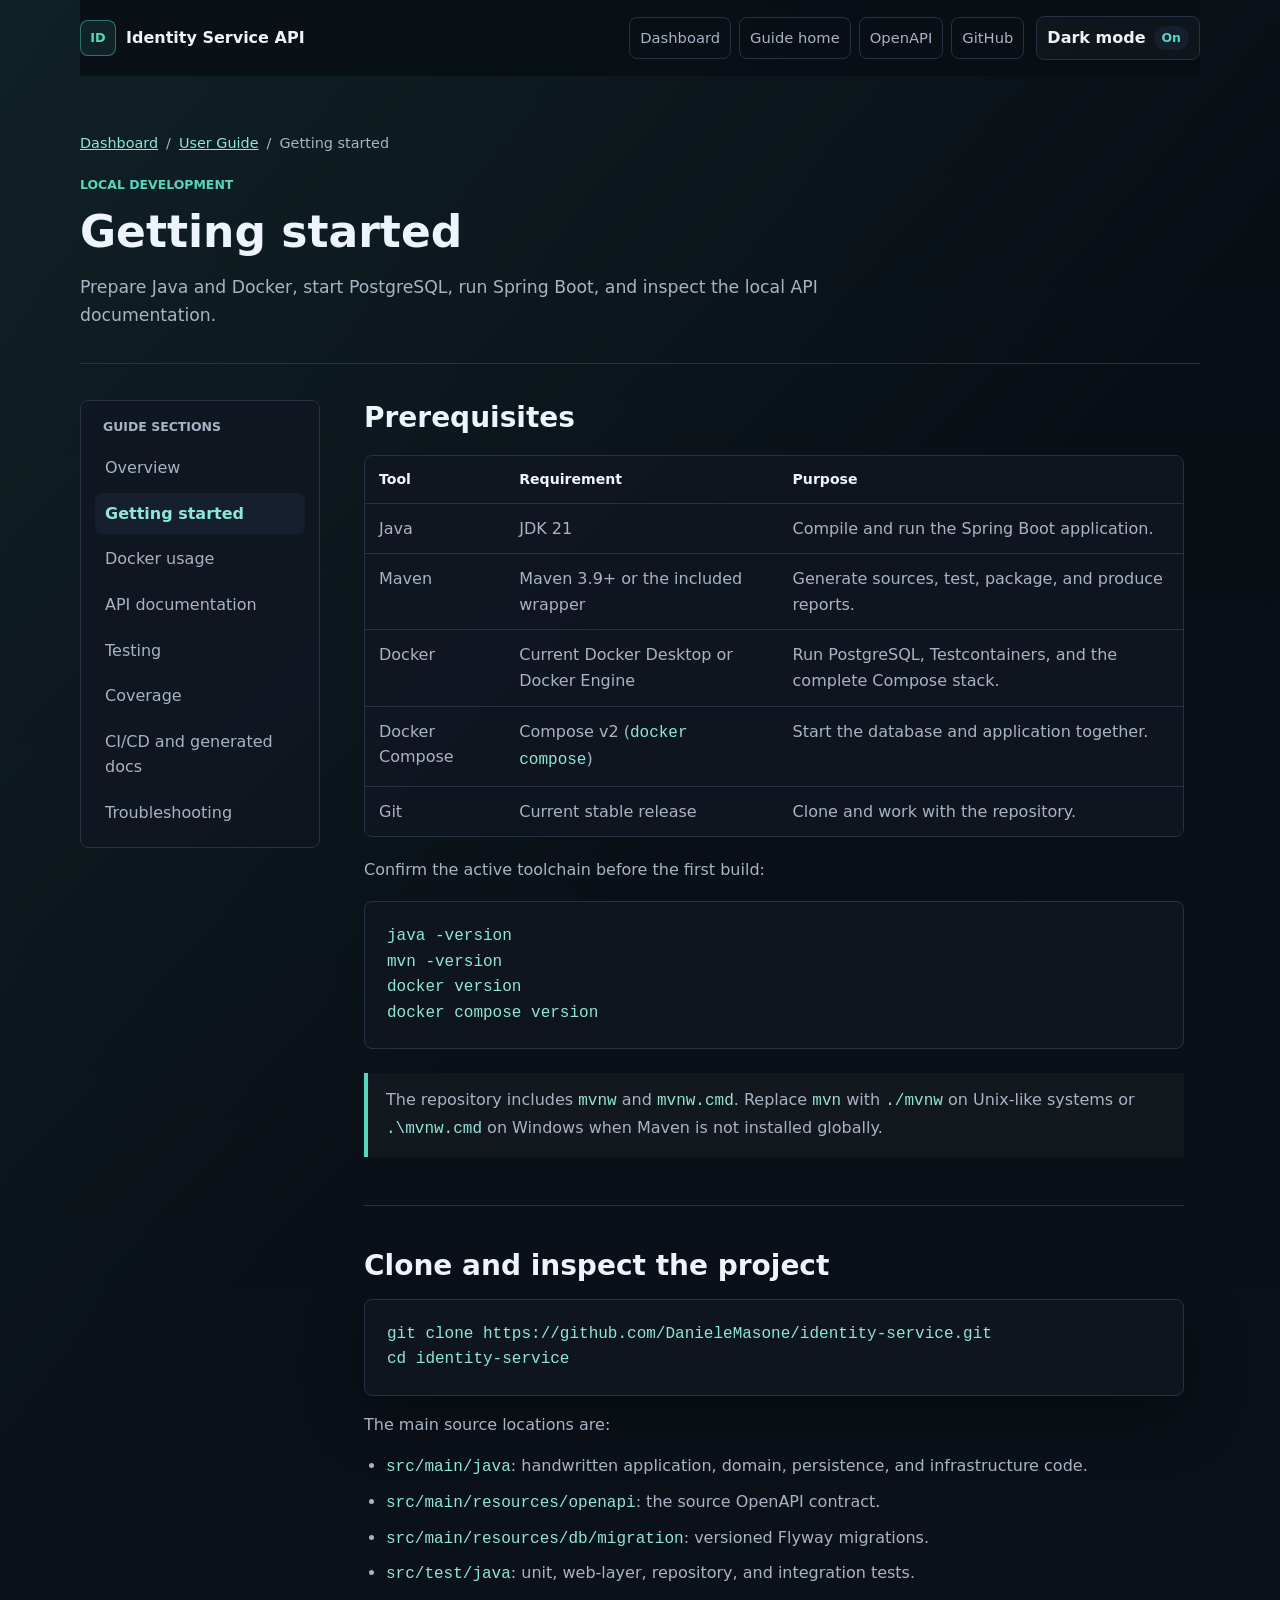
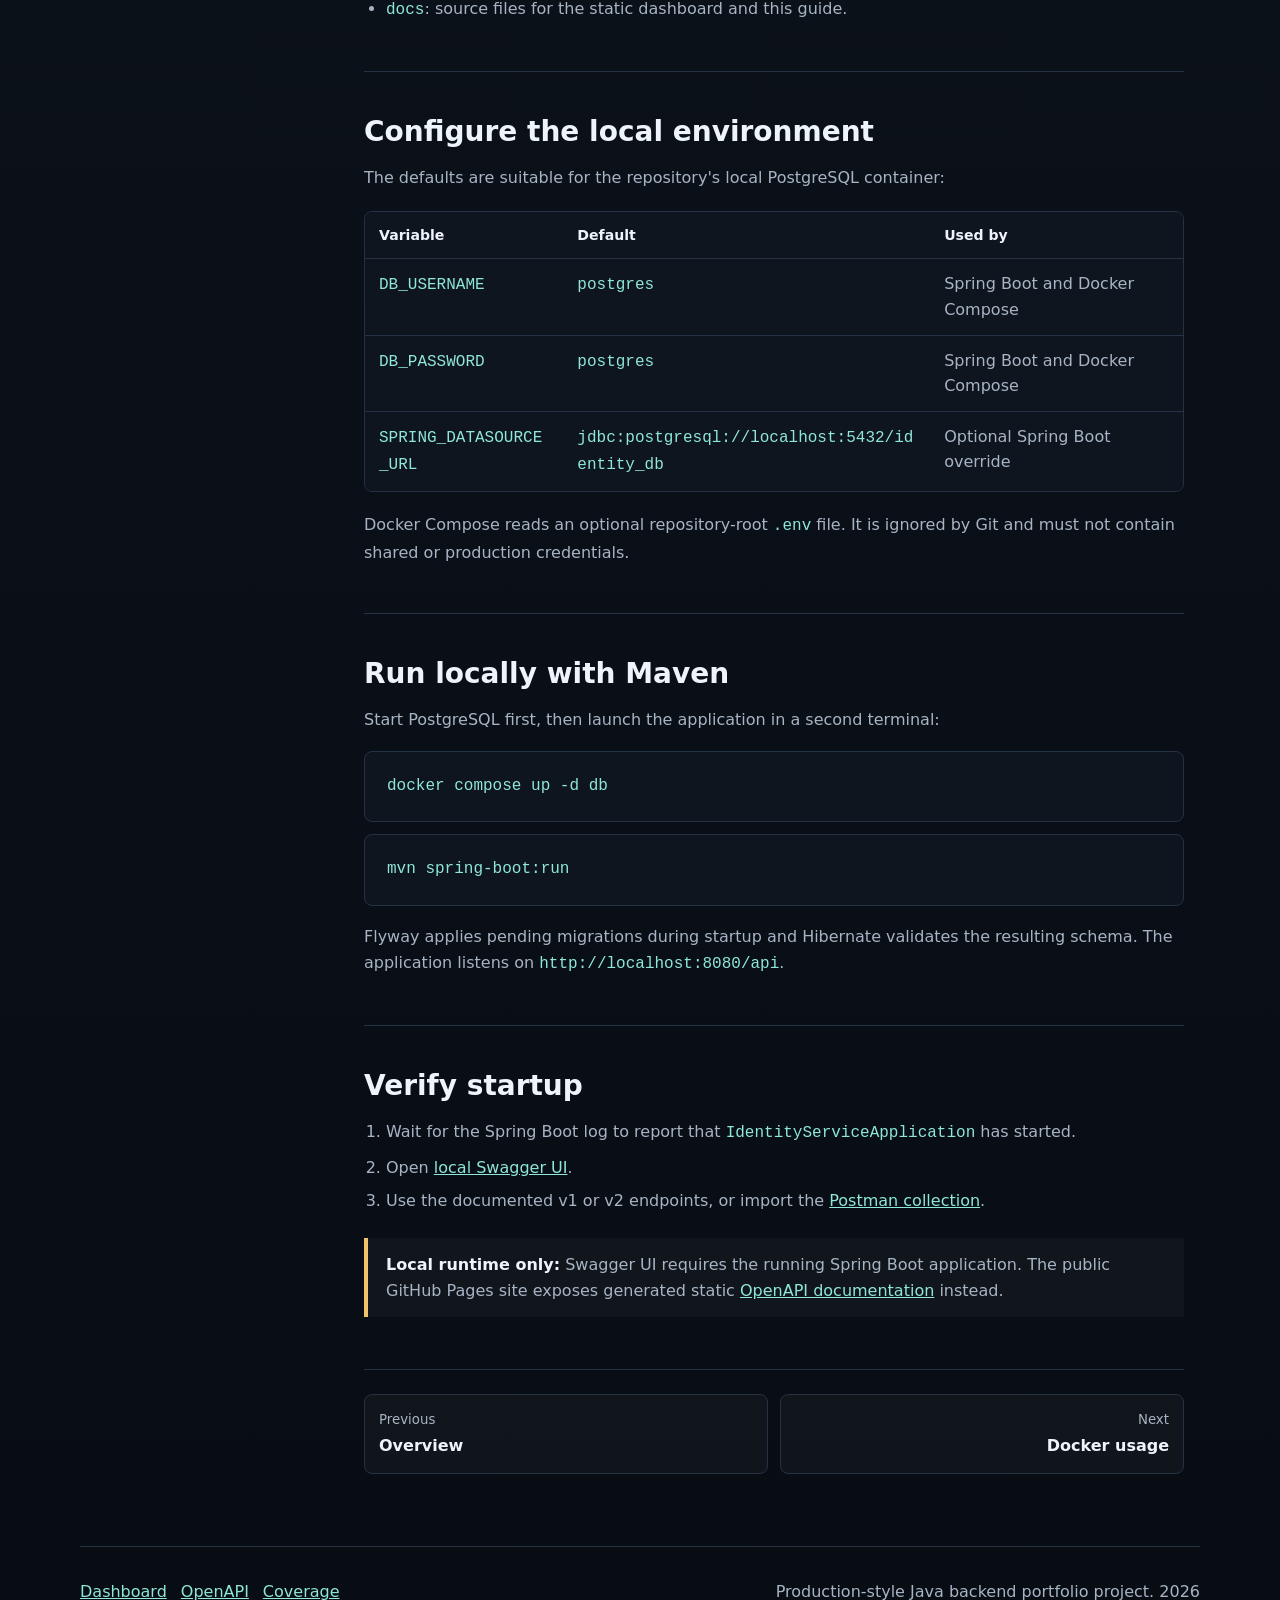
<file: docs/user-guide/getting-started.html>
<!doctype html>
<html lang="en">
  <head>
    <meta charset="utf-8">
    <meta name="viewport" content="width=device-width, initial-scale=1">
    <meta name="description" content="Prerequisites and local startup instructions for the Identity Service API.">
    <title>Getting Started | Identity Service User Guide</title>
    <script>
      try {
        document.documentElement.dataset.theme = localStorage.getItem("identity-service-theme") || "dark";
      } catch {
        document.documentElement.dataset.theme = "dark";
      }
    </script>
    <link rel="stylesheet" href="../styles.css">
  </head>
  <body class="guide-page">
    <a class="skip-link" href="#main-content">Skip to content</a>
    <header class="site-header">
      <a class="brand" href="../" aria-label="Identity Service dashboard"><span class="brand-mark" aria-hidden="true">ID</span><span>Identity Service API</span></a>
      <div class="header-actions">
        <nav class="nav-links" aria-label="Documentation navigation">
          <a href="../">Dashboard</a><a href="./">Guide home</a><a href="../openapi/">OpenAPI</a><a href="https://github.com/DanieleMasone/identity-service">GitHub</a>
        </nav>
        <button class="theme-toggle" id="theme-toggle" type="button" aria-pressed="true"><span>Dark mode</span><span class="theme-toggle-state">On</span></button>
      </div>
    </header>

    <main id="main-content" class="guide-main" tabindex="-1">
      <header class="guide-hero">
        <p class="breadcrumb"><a href="../">Dashboard</a><span aria-hidden="true">/</span><a href="./">User Guide</a><span aria-hidden="true">/</span><span>Getting started</span></p>
        <p class="eyebrow">Local development</p>
        <h1>Getting started</h1>
        <p class="guide-lead">Prepare Java and Docker, start PostgreSQL, run Spring Boot, and inspect the local API documentation.</p>
      </header>

      <div class="guide-layout">
        <aside class="guide-sidebar">
          <nav class="guide-nav" aria-label="User Guide sections">
            <h2>Guide sections</h2>
            <ul>
              <li><a href="./">Overview</a></li><li><a href="getting-started.html" aria-current="page">Getting started</a></li>
              <li><a href="docker.html">Docker usage</a></li><li><a href="api-documentation.html">API documentation</a></li>
              <li><a href="testing.html">Testing</a></li><li><a href="coverage.html">Coverage</a></li>
              <li><a href="ci-cd.html">CI/CD and generated docs</a></li><li><a href="troubleshooting.html">Troubleshooting</a></li>
            </ul>
          </nav>
        </aside>

        <article class="guide-content">
          <section>
            <h2>Prerequisites</h2>
            <div class="guide-table-wrap">
              <table class="guide-table">
                <thead><tr><th>Tool</th><th>Requirement</th><th>Purpose</th></tr></thead>
                <tbody>
                  <tr><td>Java</td><td>JDK 21</td><td>Compile and run the Spring Boot application.</td></tr>
                  <tr><td>Maven</td><td>Maven 3.9+ or the included wrapper</td><td>Generate sources, test, package, and produce reports.</td></tr>
                  <tr><td>Docker</td><td>Current Docker Desktop or Docker Engine</td><td>Run PostgreSQL, Testcontainers, and the complete Compose stack.</td></tr>
                  <tr><td>Docker Compose</td><td>Compose v2 (<code>docker compose</code>)</td><td>Start the database and application together.</td></tr>
                  <tr><td>Git</td><td>Current stable release</td><td>Clone and work with the repository.</td></tr>
                </tbody>
              </table>
            </div>
            <p>Confirm the active toolchain before the first build:</p>
            <div class="command-set">
              <pre class="command-block"><code>java -version
mvn -version
docker version
docker compose version</code></pre>
            </div>
            <div class="callout">
              <p>The repository includes <code>mvnw</code> and <code>mvnw.cmd</code>. Replace <code>mvn</code> with <code>./mvnw</code> on Unix-like systems or <code>.\mvnw.cmd</code> on Windows when Maven is not installed globally.</p>
            </div>
          </section>

          <section>
            <h2>Clone and inspect the project</h2>
            <pre class="command-block"><code>git clone https://github.com/DanieleMasone/identity-service.git
cd identity-service</code></pre>
            <p>The main source locations are:</p>
            <ul>
              <li><code>src/main/java</code>: handwritten application, domain, persistence, and infrastructure code.</li>
              <li><code>src/main/resources/openapi</code>: the source OpenAPI contract.</li>
              <li><code>src/main/resources/db/migration</code>: versioned Flyway migrations.</li>
              <li><code>src/test/java</code>: unit, web-layer, repository, and integration tests.</li>
              <li><code>docs</code>: source files for the static dashboard and this guide.</li>
            </ul>
          </section>

          <section>
            <h2>Configure the local environment</h2>
            <p>The defaults are suitable for the repository's local PostgreSQL container:</p>
            <div class="guide-table-wrap">
              <table class="guide-table">
                <thead><tr><th>Variable</th><th>Default</th><th>Used by</th></tr></thead>
                <tbody>
                  <tr><td><code>DB_USERNAME</code></td><td><code>postgres</code></td><td>Spring Boot and Docker Compose</td></tr>
                  <tr><td><code>DB_PASSWORD</code></td><td><code>postgres</code></td><td>Spring Boot and Docker Compose</td></tr>
                  <tr><td><code>SPRING_DATASOURCE_URL</code></td><td><code>jdbc:postgresql://localhost:5432/identity_db</code></td><td>Optional Spring Boot override</td></tr>
                </tbody>
              </table>
            </div>
            <p>Docker Compose reads an optional repository-root <code>.env</code> file. It is ignored by Git and must not contain shared or production credentials.</p>
          </section>

          <section>
            <h2>Run locally with Maven</h2>
            <p>Start PostgreSQL first, then launch the application in a second terminal:</p>
            <div class="command-set">
              <pre class="command-block"><code>docker compose up -d db</code></pre>
              <pre class="command-block"><code>mvn spring-boot:run</code></pre>
            </div>
            <p>Flyway applies pending migrations during startup and Hibernate validates the resulting schema. The application listens on <code>http://localhost:8080/api</code>.</p>
          </section>

          <section>
            <h2>Verify startup</h2>
            <ol>
              <li>Wait for the Spring Boot log to report that <code>IdentityServiceApplication</code> has started.</li>
              <li>Open <a href="http://localhost:8080/api/swagger-ui.html">local Swagger UI</a>.</li>
              <li>Use the documented v1 or v2 endpoints, or import the <a href="https://github.com/DanieleMasone/identity-service/blob/master/postman/identity-service.postman_collection.json">Postman collection</a>.</li>
            </ol>
            <div class="callout warning">
              <p><strong>Local runtime only:</strong> Swagger UI requires the running Spring Boot application. The public GitHub Pages site exposes generated static <a href="../openapi/">OpenAPI documentation</a> instead.</p>
            </div>
          </section>

          <nav class="page-nav" aria-label="Guide page navigation">
            <a href="./"><small>Previous</small><strong>Overview</strong></a>
            <a href="docker.html"><small>Next</small><strong>Docker usage</strong></a>
          </nav>
        </article>
      </div>
    </main>
    <footer class="site-footer"><div class="guide-footer-links"><a href="../">Dashboard</a><a href="../openapi/">OpenAPI</a><a href="../coverage/">Coverage</a></div><span id="build-year">Identity Service User Guide.</span></footer>
    <script src="../script.js"></script>
  </body>
</html>
</file>
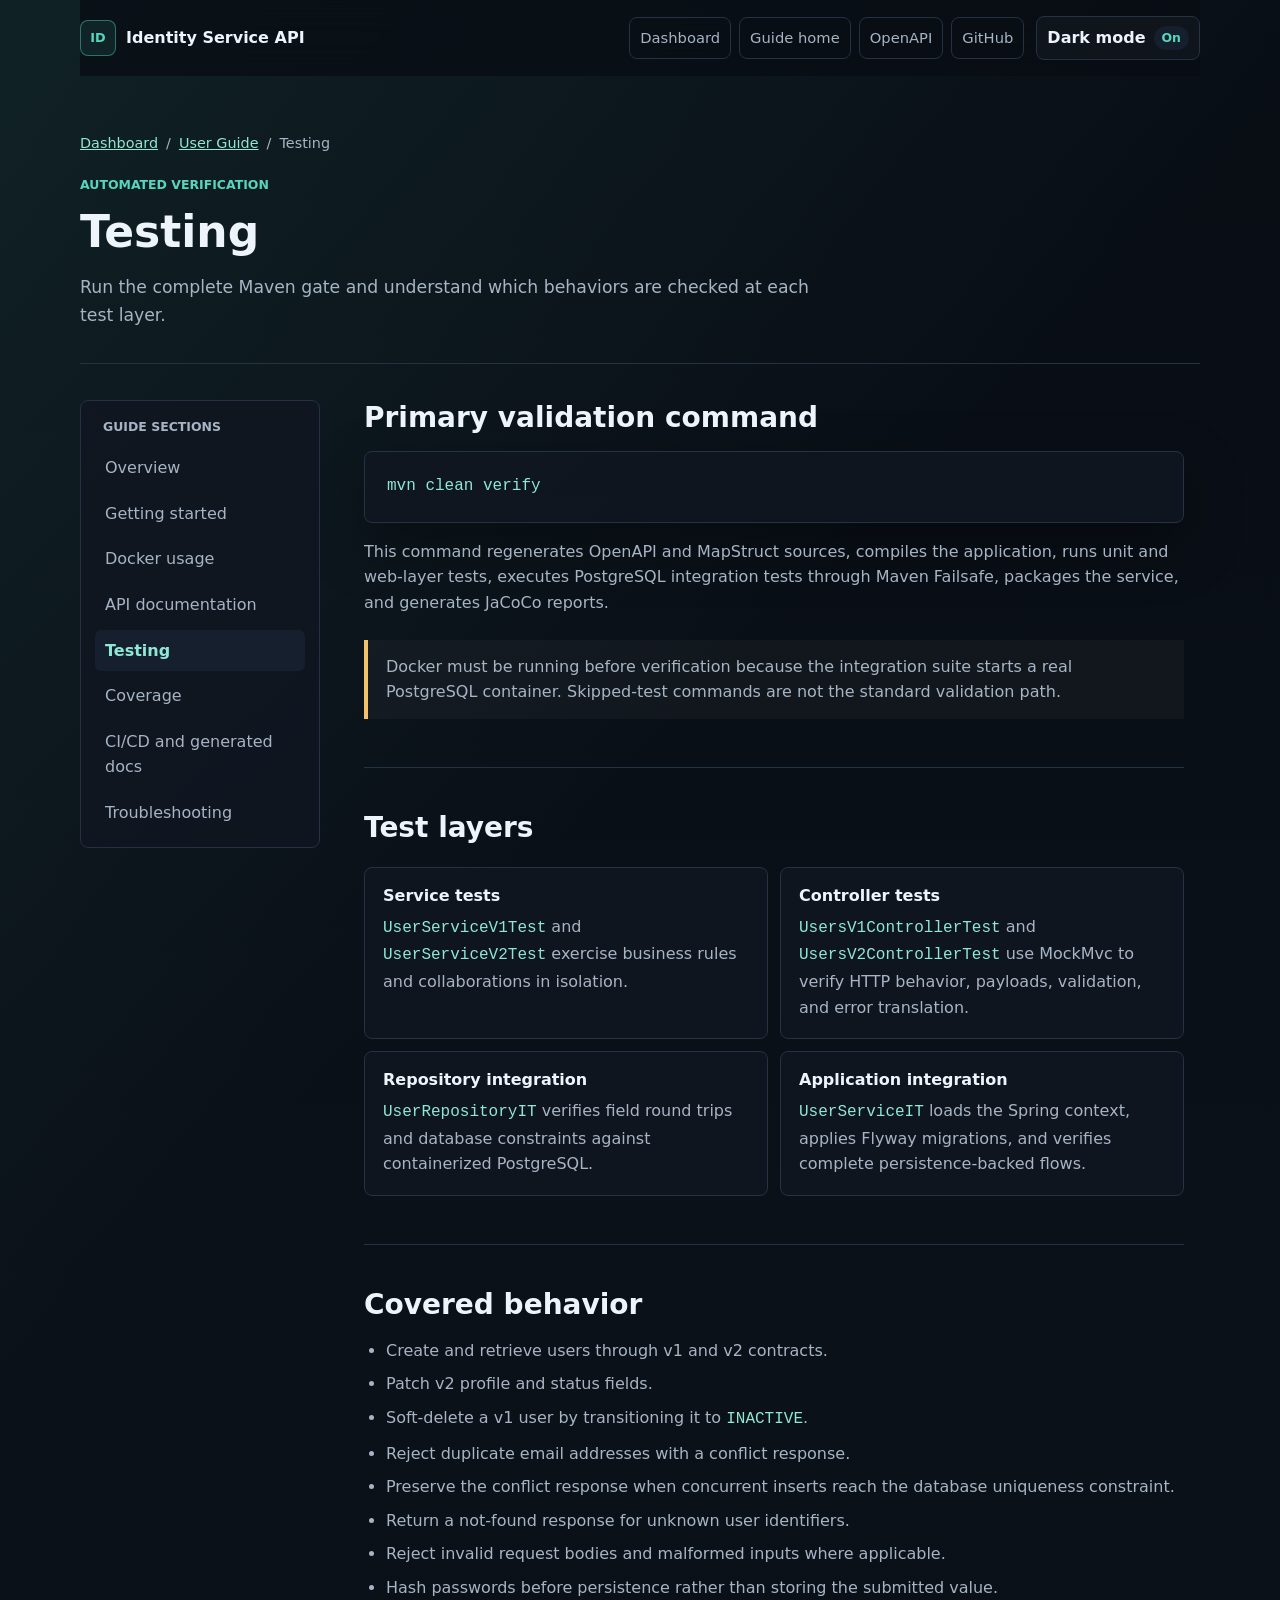
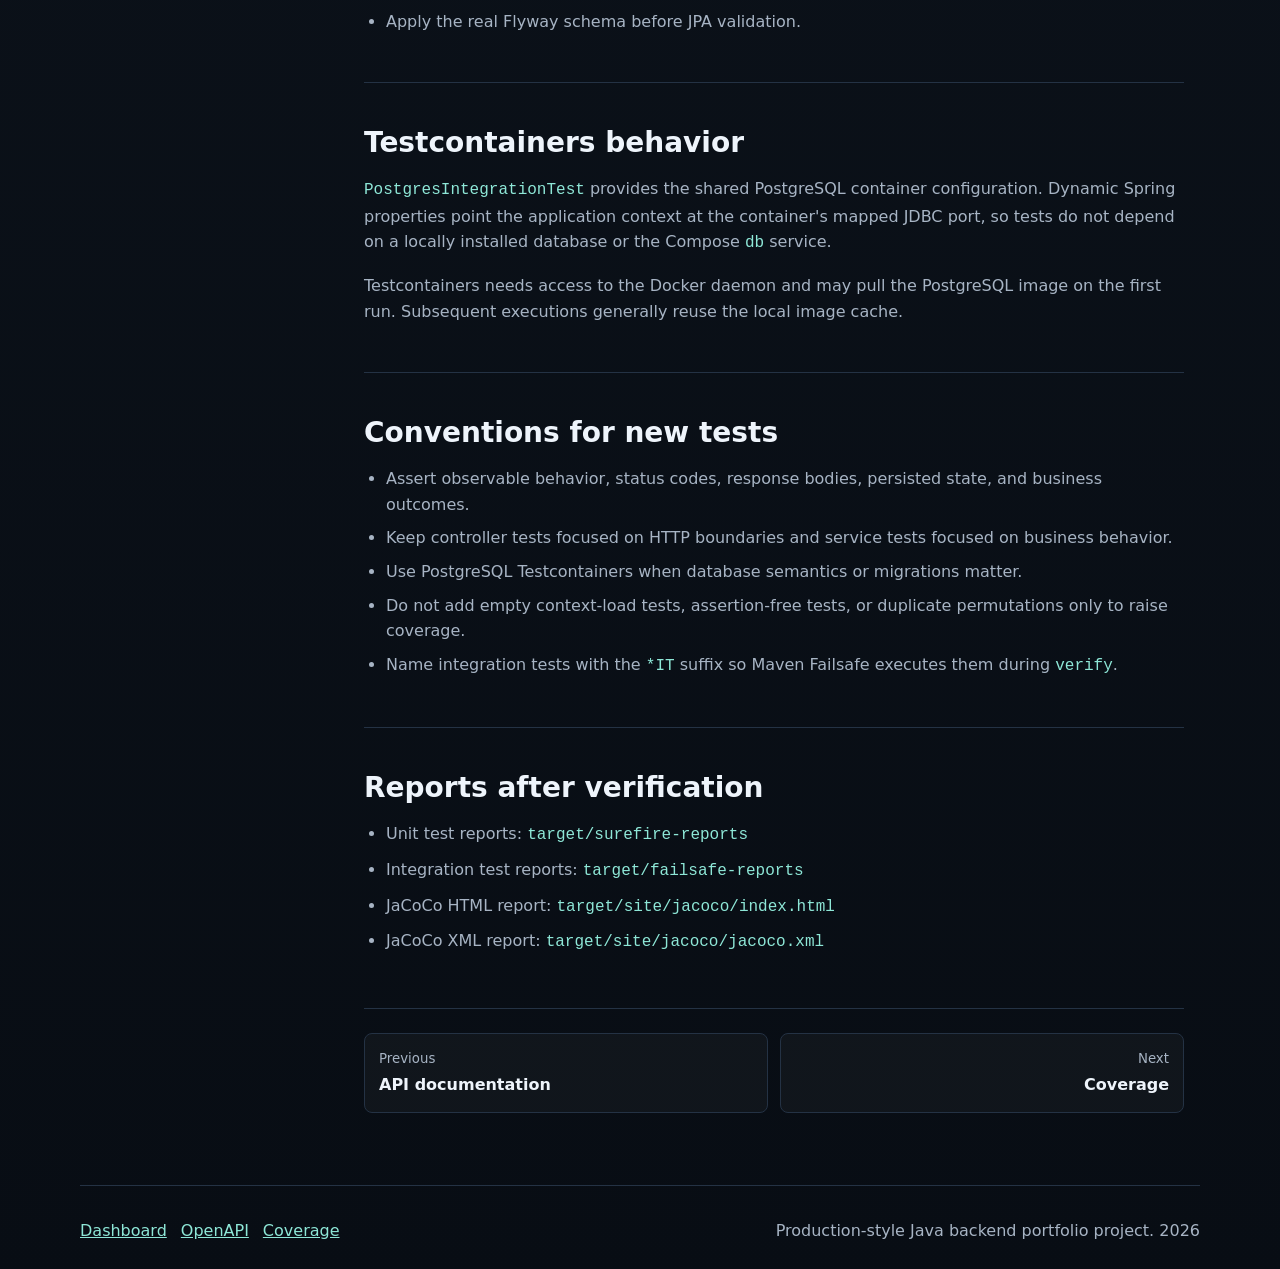
<file: docs/user-guide/testing.html>
<!doctype html>
<html lang="en">
  <head>
    <meta charset="utf-8">
    <meta name="viewport" content="width=device-width, initial-scale=1">
    <meta name="description" content="Unit, web-layer, repository, and Testcontainers integration testing for Identity Service.">
    <title>Testing | Identity Service User Guide</title>
    <script>
      try { document.documentElement.dataset.theme = localStorage.getItem("identity-service-theme") || "dark"; }
      catch { document.documentElement.dataset.theme = "dark"; }
    </script>
    <link rel="stylesheet" href="../styles.css">
  </head>
  <body class="guide-page">
    <a class="skip-link" href="#main-content">Skip to content</a>
    <header class="site-header">
      <a class="brand" href="../" aria-label="Identity Service dashboard"><span class="brand-mark" aria-hidden="true">ID</span><span>Identity Service API</span></a>
      <div class="header-actions">
        <nav class="nav-links" aria-label="Documentation navigation"><a href="../">Dashboard</a><a href="./">Guide home</a><a href="../openapi/">OpenAPI</a><a href="https://github.com/DanieleMasone/identity-service">GitHub</a></nav>
        <button class="theme-toggle" id="theme-toggle" type="button" aria-pressed="true"><span>Dark mode</span><span class="theme-toggle-state">On</span></button>
      </div>
    </header>

    <main id="main-content" class="guide-main" tabindex="-1">
      <header class="guide-hero">
        <p class="breadcrumb"><a href="../">Dashboard</a><span aria-hidden="true">/</span><a href="./">User Guide</a><span aria-hidden="true">/</span><span>Testing</span></p>
        <p class="eyebrow">Automated verification</p>
        <h1>Testing</h1>
        <p class="guide-lead">Run the complete Maven gate and understand which behaviors are checked at each test layer.</p>
      </header>

      <div class="guide-layout">
        <aside class="guide-sidebar">
          <nav class="guide-nav" aria-label="User Guide sections"><h2>Guide sections</h2><ul>
            <li><a href="./">Overview</a></li><li><a href="getting-started.html">Getting started</a></li><li><a href="docker.html">Docker usage</a></li>
            <li><a href="api-documentation.html">API documentation</a></li><li><a href="testing.html" aria-current="page">Testing</a></li><li><a href="coverage.html">Coverage</a></li>
            <li><a href="ci-cd.html">CI/CD and generated docs</a></li><li><a href="troubleshooting.html">Troubleshooting</a></li>
          </ul></nav>
        </aside>

        <article class="guide-content">
          <section>
            <h2>Primary validation command</h2>
            <pre class="command-block"><code>mvn clean verify</code></pre>
            <p>This command regenerates OpenAPI and MapStruct sources, compiles the application, runs unit and web-layer tests, executes PostgreSQL integration tests through Maven Failsafe, packages the service, and generates JaCoCo reports.</p>
            <div class="callout warning"><p>Docker must be running before verification because the integration suite starts a real PostgreSQL container. Skipped-test commands are not the standard validation path.</p></div>
          </section>

          <section>
            <h2>Test layers</h2>
            <div class="guide-summary-grid">
              <article class="guide-card"><h3>Service tests</h3><p><code>UserServiceV1Test</code> and <code>UserServiceV2Test</code> exercise business rules and collaborations in isolation.</p></article>
              <article class="guide-card"><h3>Controller tests</h3><p><code>UsersV1ControllerTest</code> and <code>UsersV2ControllerTest</code> use MockMvc to verify HTTP behavior, payloads, validation, and error translation.</p></article>
              <article class="guide-card"><h3>Repository integration</h3><p><code>UserRepositoryIT</code> verifies field round trips and database constraints against containerized PostgreSQL.</p></article>
              <article class="guide-card"><h3>Application integration</h3><p><code>UserServiceIT</code> loads the Spring context, applies Flyway migrations, and verifies complete persistence-backed flows.</p></article>
            </div>
          </section>

          <section>
            <h2>Covered behavior</h2>
            <ul>
              <li>Create and retrieve users through v1 and v2 contracts.</li>
              <li>Patch v2 profile and status fields.</li>
              <li>Soft-delete a v1 user by transitioning it to <code>INACTIVE</code>.</li>
              <li>Reject duplicate email addresses with a conflict response.</li>
              <li>Preserve the conflict response when concurrent inserts reach the database uniqueness constraint.</li>
              <li>Return a not-found response for unknown user identifiers.</li>
              <li>Reject invalid request bodies and malformed inputs where applicable.</li>
              <li>Hash passwords before persistence rather than storing the submitted value.</li>
              <li>Apply the real Flyway schema before JPA validation.</li>
            </ul>
          </section>

          <section>
            <h2>Testcontainers behavior</h2>
            <p><code>PostgresIntegrationTest</code> provides the shared PostgreSQL container configuration. Dynamic Spring properties point the application context at the container's mapped JDBC port, so tests do not depend on a locally installed database or the Compose <code>db</code> service.</p>
            <p>Testcontainers needs access to the Docker daemon and may pull the PostgreSQL image on the first run. Subsequent executions generally reuse the local image cache.</p>
          </section>

          <section>
            <h2>Conventions for new tests</h2>
            <ul>
              <li>Assert observable behavior, status codes, response bodies, persisted state, and business outcomes.</li>
              <li>Keep controller tests focused on HTTP boundaries and service tests focused on business behavior.</li>
              <li>Use PostgreSQL Testcontainers when database semantics or migrations matter.</li>
              <li>Do not add empty context-load tests, assertion-free tests, or duplicate permutations only to raise coverage.</li>
              <li>Name integration tests with the <code>*IT</code> suffix so Maven Failsafe executes them during <code>verify</code>.</li>
            </ul>
          </section>

          <section>
            <h2>Reports after verification</h2>
            <ul>
              <li>Unit test reports: <code>target/surefire-reports</code></li>
              <li>Integration test reports: <code>target/failsafe-reports</code></li>
              <li>JaCoCo HTML report: <code>target/site/jacoco/index.html</code></li>
              <li>JaCoCo XML report: <code>target/site/jacoco/jacoco.xml</code></li>
            </ul>
          </section>

          <nav class="page-nav" aria-label="Guide page navigation">
            <a href="api-documentation.html"><small>Previous</small><strong>API documentation</strong></a>
            <a href="coverage.html"><small>Next</small><strong>Coverage</strong></a>
          </nav>
        </article>
      </div>
    </main>
    <footer class="site-footer"><div class="guide-footer-links"><a href="../">Dashboard</a><a href="../openapi/">OpenAPI</a><a href="../coverage/">Coverage</a></div><span id="build-year">Identity Service User Guide.</span></footer>
    <script src="../script.js"></script>
  </body>
</html>
</file>
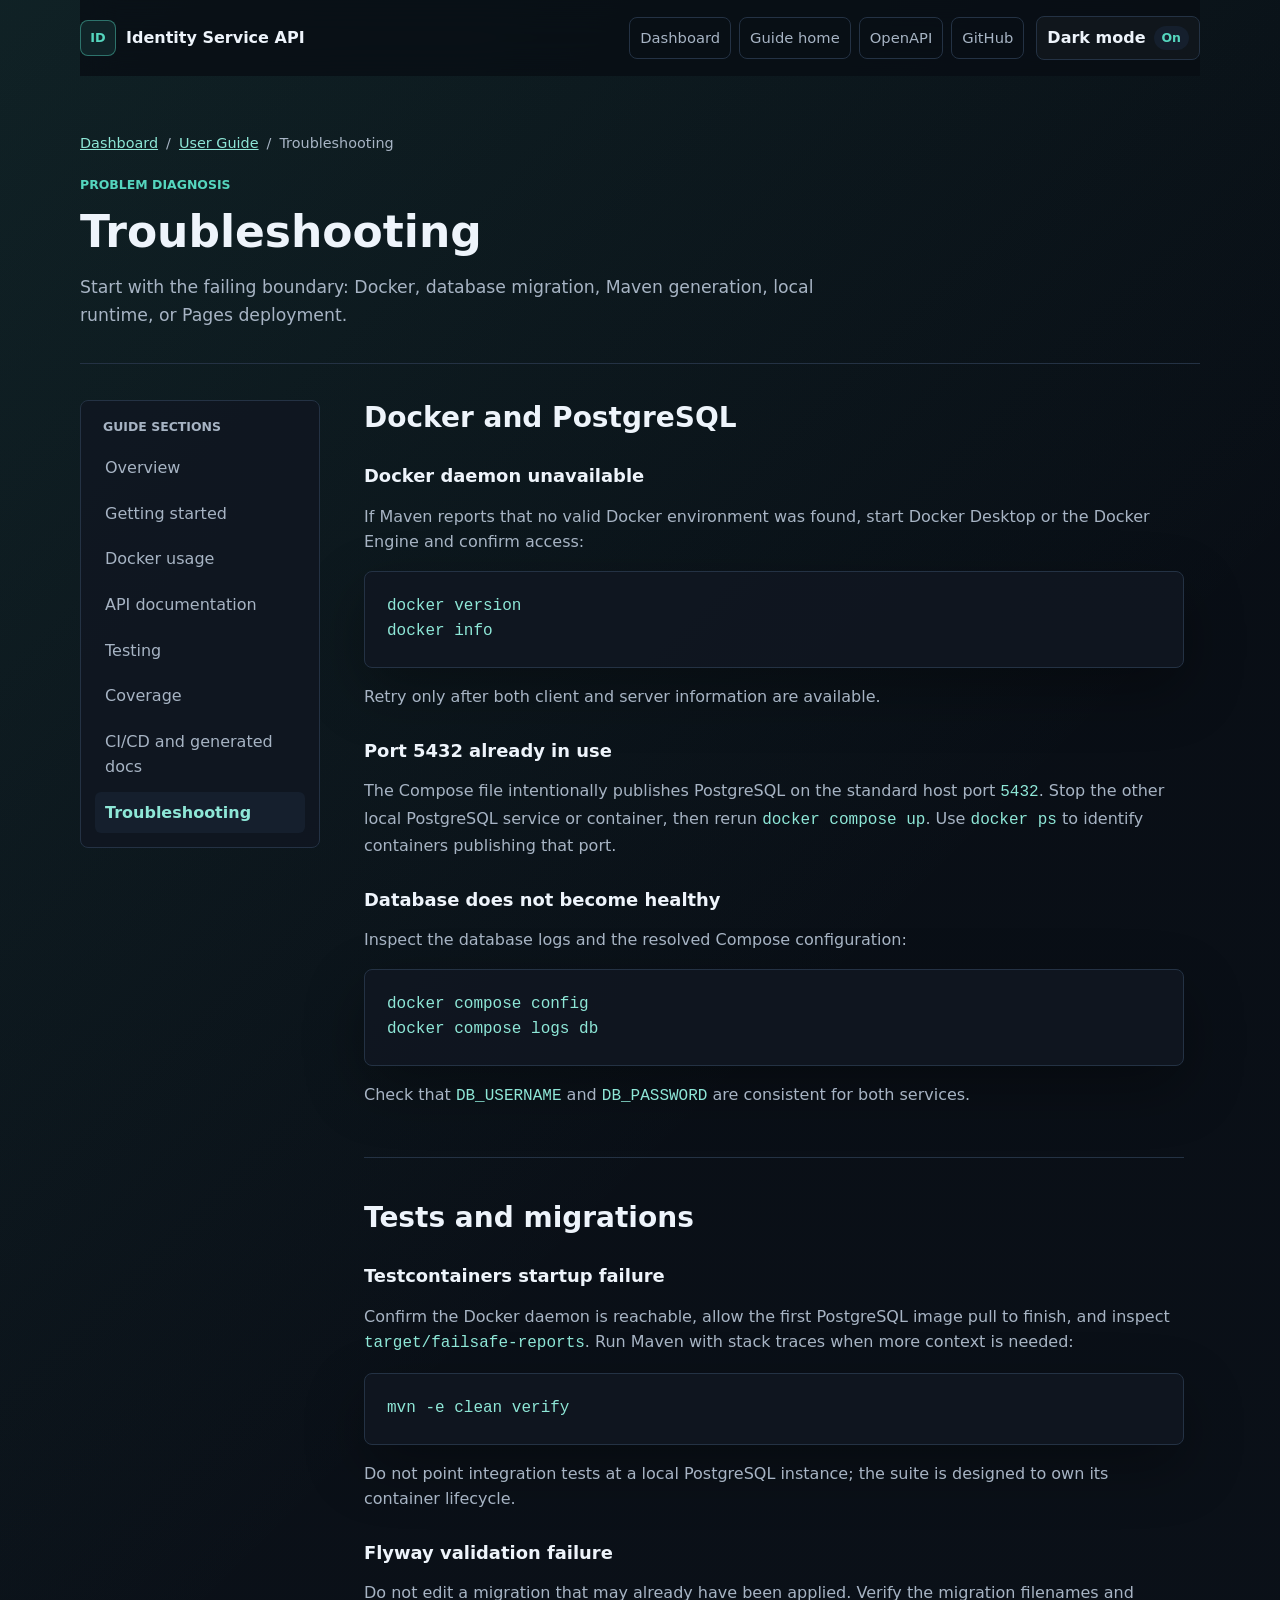
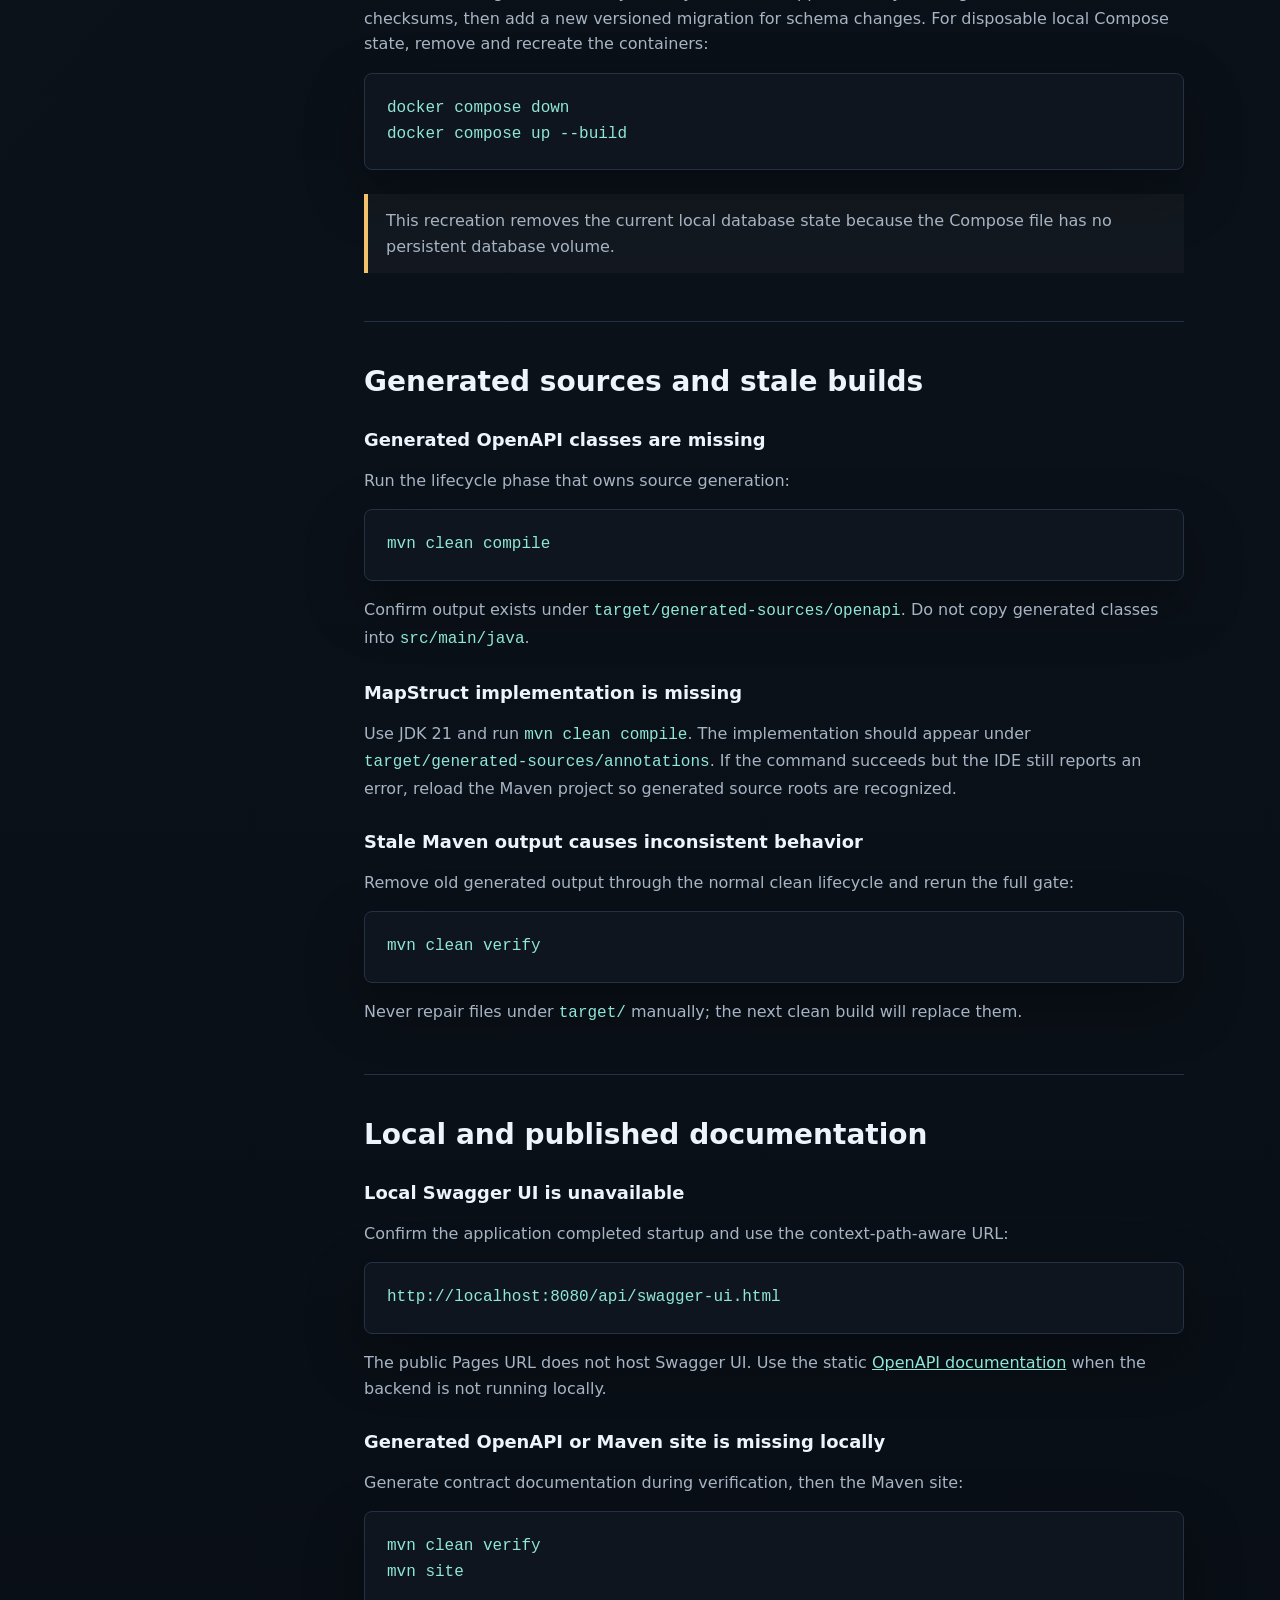
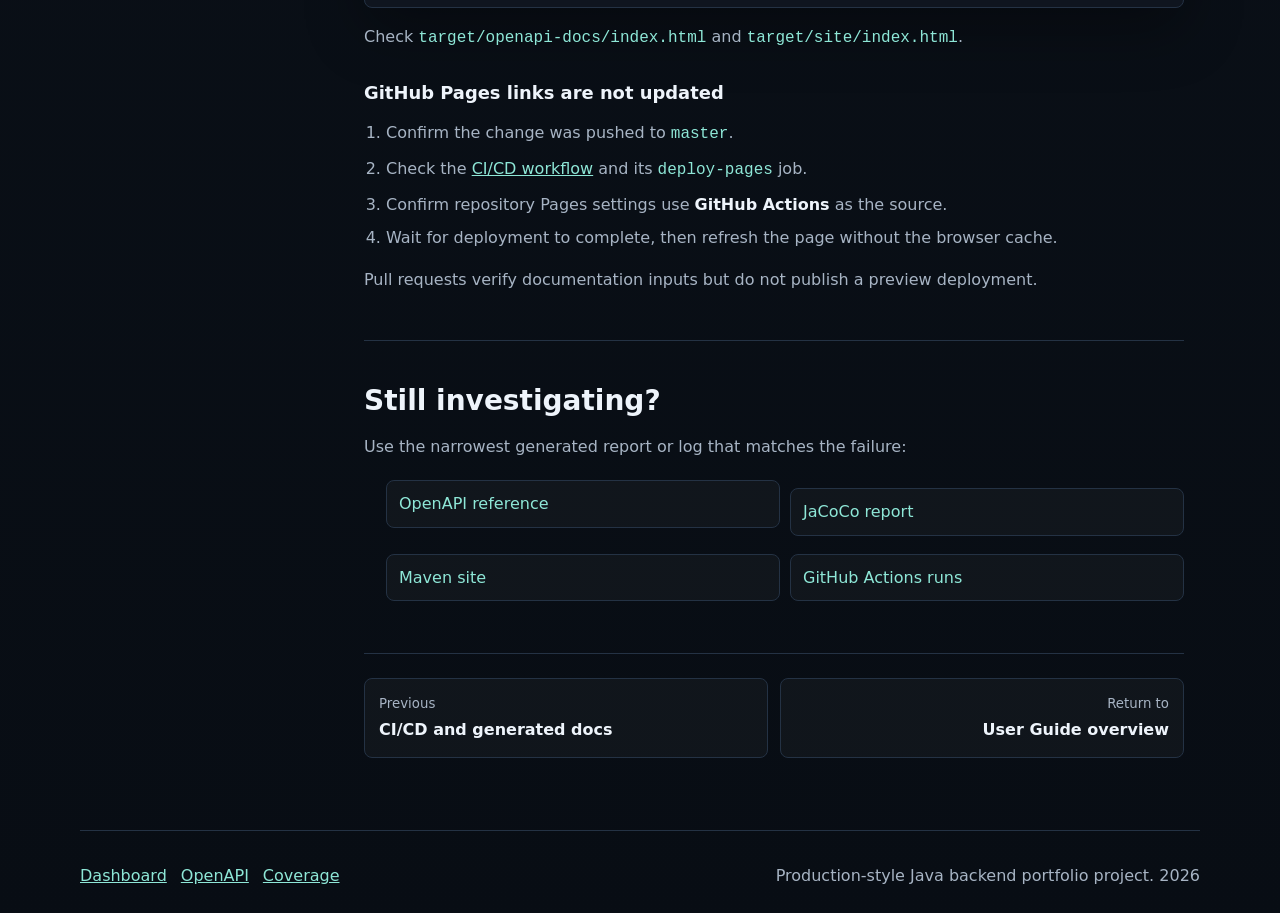
<file: docs/user-guide/troubleshooting.html>
<!doctype html>
<html lang="en">
  <head>
    <meta charset="utf-8">
    <meta name="viewport" content="width=device-width, initial-scale=1">
    <meta name="description" content="Troubleshooting Docker, Testcontainers, Flyway, generated sources, Swagger UI, and GitHub Pages for Identity Service.">
    <title>Troubleshooting | Identity Service User Guide</title>
    <script>
      try { document.documentElement.dataset.theme = localStorage.getItem("identity-service-theme") || "dark"; }
      catch { document.documentElement.dataset.theme = "dark"; }
    </script>
    <link rel="stylesheet" href="../styles.css">
  </head>
  <body class="guide-page">
    <a class="skip-link" href="#main-content">Skip to content</a>
    <header class="site-header">
      <a class="brand" href="../" aria-label="Identity Service dashboard"><span class="brand-mark" aria-hidden="true">ID</span><span>Identity Service API</span></a>
      <div class="header-actions">
        <nav class="nav-links" aria-label="Documentation navigation"><a href="../">Dashboard</a><a href="./">Guide home</a><a href="../openapi/">OpenAPI</a><a href="https://github.com/DanieleMasone/identity-service">GitHub</a></nav>
        <button class="theme-toggle" id="theme-toggle" type="button" aria-pressed="true"><span>Dark mode</span><span class="theme-toggle-state">On</span></button>
      </div>
    </header>

    <main id="main-content" class="guide-main" tabindex="-1">
      <header class="guide-hero">
        <p class="breadcrumb"><a href="../">Dashboard</a><span aria-hidden="true">/</span><a href="./">User Guide</a><span aria-hidden="true">/</span><span>Troubleshooting</span></p>
        <p class="eyebrow">Problem diagnosis</p>
        <h1>Troubleshooting</h1>
        <p class="guide-lead">Start with the failing boundary: Docker, database migration, Maven generation, local runtime, or Pages deployment.</p>
      </header>

      <div class="guide-layout">
        <aside class="guide-sidebar">
          <nav class="guide-nav" aria-label="User Guide sections"><h2>Guide sections</h2><ul>
            <li><a href="./">Overview</a></li><li><a href="getting-started.html">Getting started</a></li><li><a href="docker.html">Docker usage</a></li>
            <li><a href="api-documentation.html">API documentation</a></li><li><a href="testing.html">Testing</a></li><li><a href="coverage.html">Coverage</a></li>
            <li><a href="ci-cd.html">CI/CD and generated docs</a></li><li><a href="troubleshooting.html" aria-current="page">Troubleshooting</a></li>
          </ul></nav>
        </aside>

        <article class="guide-content">
          <section>
            <h2>Docker and PostgreSQL</h2>
            <h3>Docker daemon unavailable</h3>
            <p>If Maven reports that no valid Docker environment was found, start Docker Desktop or the Docker Engine and confirm access:</p>
            <pre class="command-block"><code>docker version
docker info</code></pre>
            <p>Retry only after both client and server information are available.</p>

            <h3>Port 5432 already in use</h3>
            <p>The Compose file intentionally publishes PostgreSQL on the standard host port <code>5432</code>. Stop the other local PostgreSQL service or container, then rerun <code>docker compose up</code>. Use <code>docker ps</code> to identify containers publishing that port.</p>

            <h3>Database does not become healthy</h3>
            <p>Inspect the database logs and the resolved Compose configuration:</p>
            <pre class="command-block"><code>docker compose config
docker compose logs db</code></pre>
            <p>Check that <code>DB_USERNAME</code> and <code>DB_PASSWORD</code> are consistent for both services.</p>
          </section>

          <section>
            <h2>Tests and migrations</h2>
            <h3>Testcontainers startup failure</h3>
            <p>Confirm the Docker daemon is reachable, allow the first PostgreSQL image pull to finish, and inspect <code>target/failsafe-reports</code>. Run Maven with stack traces when more context is needed:</p>
            <pre class="command-block"><code>mvn -e clean verify</code></pre>
            <p>Do not point integration tests at a local PostgreSQL instance; the suite is designed to own its container lifecycle.</p>

            <h3>Flyway validation failure</h3>
            <p>Do not edit a migration that may already have been applied. Verify the migration filenames and checksums, then add a new versioned migration for schema changes. For disposable local Compose state, remove and recreate the containers:</p>
            <pre class="command-block"><code>docker compose down
docker compose up --build</code></pre>
            <div class="callout warning"><p>This recreation removes the current local database state because the Compose file has no persistent database volume.</p></div>
          </section>

          <section>
            <h2>Generated sources and stale builds</h2>
            <h3>Generated OpenAPI classes are missing</h3>
            <p>Run the lifecycle phase that owns source generation:</p>
            <pre class="command-block"><code>mvn clean compile</code></pre>
            <p>Confirm output exists under <code>target/generated-sources/openapi</code>. Do not copy generated classes into <code>src/main/java</code>.</p>

            <h3>MapStruct implementation is missing</h3>
            <p>Use JDK 21 and run <code>mvn clean compile</code>. The implementation should appear under <code>target/generated-sources/annotations</code>. If the command succeeds but the IDE still reports an error, reload the Maven project so generated source roots are recognized.</p>

            <h3>Stale Maven output causes inconsistent behavior</h3>
            <p>Remove old generated output through the normal clean lifecycle and rerun the full gate:</p>
            <pre class="command-block"><code>mvn clean verify</code></pre>
            <p>Never repair files under <code>target/</code> manually; the next clean build will replace them.</p>
          </section>

          <section>
            <h2>Local and published documentation</h2>
            <h3>Local Swagger UI is unavailable</h3>
            <p>Confirm the application completed startup and use the context-path-aware URL:</p>
            <pre class="command-block"><code>http://localhost:8080/api/swagger-ui.html</code></pre>
            <p>The public Pages URL does not host Swagger UI. Use the static <a href="../openapi/">OpenAPI documentation</a> when the backend is not running locally.</p>

            <h3>Generated OpenAPI or Maven site is missing locally</h3>
            <p>Generate contract documentation during verification, then the Maven site:</p>
            <pre class="command-block"><code>mvn clean verify
mvn site</code></pre>
            <p>Check <code>target/openapi-docs/index.html</code> and <code>target/site/index.html</code>.</p>

            <h3>GitHub Pages links are not updated</h3>
            <ol>
              <li>Confirm the change was pushed to <code>master</code>.</li>
              <li>Check the <a href="https://github.com/DanieleMasone/identity-service/actions/workflows/ci.yml">CI/CD workflow</a> and its <code>deploy-pages</code> job.</li>
              <li>Confirm repository Pages settings use <strong>GitHub Actions</strong> as the source.</li>
              <li>Wait for deployment to complete, then refresh the page without the browser cache.</li>
            </ol>
            <p>Pull requests verify documentation inputs but do not publish a preview deployment.</p>
          </section>

          <section>
            <h2>Still investigating?</h2>
            <p>Use the narrowest generated report or log that matches the failure:</p>
            <ul class="resource-list">
              <li><a href="../openapi/">OpenAPI reference</a></li><li><a href="../coverage/">JaCoCo report</a></li>
              <li><a href="../maven-site/">Maven site</a></li><li><a href="https://github.com/DanieleMasone/identity-service/actions/workflows/ci.yml">GitHub Actions runs</a></li>
            </ul>
          </section>

          <nav class="page-nav" aria-label="Guide page navigation">
            <a href="ci-cd.html"><small>Previous</small><strong>CI/CD and generated docs</strong></a>
            <a href="./"><small>Return to</small><strong>User Guide overview</strong></a>
          </nav>
        </article>
      </div>
    </main>
    <footer class="site-footer"><div class="guide-footer-links"><a href="../">Dashboard</a><a href="../openapi/">OpenAPI</a><a href="../coverage/">Coverage</a></div><span id="build-year">Identity Service User Guide.</span></footer>
    <script src="../script.js"></script>
  </body>
</html>
</file>
<file: docs/styles.css>
:root {
  color-scheme: dark;
  --bg: #080d14;
  --bg-alt: #0b1119;
  --bg-glow: rgba(85, 214, 190, 0.1);
  --surface: #101722;
  --surface-strong: #151f2d;
  --surface-alpha: rgba(16, 23, 34, 0.82);
  --button-bg: rgba(255, 255, 255, 0.03);
  --header-bg: rgba(8, 13, 20, 0.78);
  --line: #243244;
  --text: #eef4fb;
  --muted: #a7b4c4;
  --accent: #55d6be;
  --accent-strong: #8ee7d7;
  --accent-text: #06100e;
  --warning: #f2c16b;
  --focus: #f2c16b;
  --shadow: rgba(0, 0, 0, 0.32);
}

:root[data-theme="light"] {
  color-scheme: light;
  --bg: #f6f8fb;
  --bg-alt: #eef3f7;
  --bg-glow: rgba(8, 117, 104, 0.11);
  --surface: #ffffff;
  --surface-strong: #edf3f7;
  --surface-alpha: rgba(255, 255, 255, 0.9);
  --button-bg: rgba(8, 117, 104, 0.06);
  --header-bg: rgba(246, 248, 251, 0.82);
  --line: #cfdbe6;
  --text: #17202a;
  --muted: #526272;
  --accent: #087568;
  --accent-strong: #064e46;
  --accent-text: #ffffff;
  --warning: #9a6a11;
  --focus: #9a6a11;
  --shadow: rgba(19, 31, 44, 0.14);
}

* {
  box-sizing: border-box;
}

html {
  scroll-behavior: smooth;
  scroll-padding-top: 92px;
}

body {
  margin: 0;
  background:
    linear-gradient(135deg, var(--bg-glow) 0%, transparent 34%),
    linear-gradient(180deg, var(--bg) 0%, var(--bg-alt) 48%, var(--bg) 100%);
  color: var(--text);
  font-family: Inter, ui-sans-serif, system-ui, -apple-system, BlinkMacSystemFont, "Segoe UI", sans-serif;
  line-height: 1.6;
}

a {
  color: inherit;
}

a,
button {
  -webkit-tap-highlight-color: transparent;
}

a:focus-visible,
button:focus-visible,
main:focus-visible {
  outline: 3px solid var(--focus);
  outline-offset: 3px;
}

code {
  color: var(--accent-strong);
  font-family: "JetBrains Mono", "SFMono-Regular", Consolas, monospace;
  overflow-wrap: anywhere;
}

pre code {
  overflow-wrap: normal;
  white-space: pre;
}

button {
  font: inherit;
}

.skip-link {
  position: fixed;
  left: 16px;
  top: 16px;
  z-index: 100;
  transform: translateY(-160%);
  border: 1px solid var(--line);
  border-radius: 8px;
  background: var(--surface);
  color: var(--text);
  padding: 10px 14px;
  font-weight: 800;
  text-decoration: none;
  transition: transform 160ms ease;
}

.skip-link:focus {
  transform: translateY(0);
}

.site-header,
.site-footer,
main {
  width: min(1120px, calc(100% - 32px));
  margin: 0 auto;
}

.site-header {
  position: sticky;
  top: 0;
  z-index: 10;
  display: grid;
  grid-template-columns: auto minmax(0, 1fr);
  align-items: center;
  gap: 24px;
  padding: 16px 0;
  background: var(--header-bg);
  backdrop-filter: blur(18px);
}

.brand {
  display: inline-flex;
  align-items: center;
  gap: 10px;
  color: var(--text);
  font-weight: 700;
  text-decoration: none;
}

.header-actions {
  display: flex;
  align-items: center;
  justify-content: flex-end;
  gap: 12px;
  width: 100%;
  min-width: 0;
}

.brand-mark {
  display: inline-grid;
  width: 36px;
  height: 36px;
  place-items: center;
  border: 1px solid rgba(85, 214, 190, 0.45);
  border-radius: 8px;
  background: rgba(85, 214, 190, 0.1);
  color: var(--accent);
  font-size: 0.8rem;
}

.nav-links {
  display: flex;
  flex-wrap: wrap;
  justify-content: flex-end;
  gap: 8px;
}

.nav-links a,
.button,
.theme-toggle {
  border: 1px solid var(--line);
  border-radius: 8px;
  color: var(--text);
  text-decoration: none;
}

.nav-links a {
  padding: 8px 10px;
  color: var(--muted);
  font-size: 0.92rem;
}

.theme-toggle {
  display: inline-flex;
  align-items: center;
  gap: 8px;
  min-height: 40px;
  padding: 8px 10px;
  background: var(--button-bg);
  cursor: pointer;
  font-weight: 800;
  white-space: nowrap;
}

.theme-toggle-state {
  min-width: 34px;
  border-radius: 999px;
  background: var(--surface-strong);
  color: var(--accent);
  padding: 2px 8px;
  font-size: 0.78rem;
  text-align: center;
}

.nav-links a:hover,
.link-grid a:hover,
.button:hover,
.theme-toggle:hover {
  border-color: rgba(85, 214, 190, 0.7);
  color: var(--text);
}

.hero {
  display: grid;
  grid-template-columns: minmax(0, 1fr) 360px;
  gap: 28px;
  align-items: end;
  min-height: 620px;
  padding: 84px 0 64px;
}

.hero-content h1,
.section-heading h2,
.split h2,
.coverage-panel h2 {
  margin: 0;
  line-height: 1.08;
}

.hero-content h1 {
  max-width: 850px;
  font-size: 3.6rem;
}

.hero-copy {
  max-width: 760px;
  color: var(--muted);
  font-size: 1.08rem;
}

.eyebrow {
  margin: 0 0 12px;
  color: var(--accent);
  font-size: 0.78rem;
  font-weight: 700;
  text-transform: uppercase;
}

.hero-actions {
  display: flex;
  flex-wrap: wrap;
  gap: 12px;
  margin-top: 28px;
}

.button {
  display: inline-flex;
  align-items: center;
  justify-content: center;
  min-height: 44px;
  padding: 10px 14px;
  background: var(--button-bg);
  font-weight: 700;
}

.button.primary {
  border-color: rgba(85, 214, 190, 0.7);
  background: var(--accent);
  color: var(--accent-text);
}

.status-panel,
.system-diagram article,
.feature-grid article,
.version-grid article,
.checklist,
.command-block,
.coverage-panel,
.link-grid a {
  border: 1px solid var(--line);
  border-radius: 8px;
  background: var(--surface-alpha);
  box-shadow: 0 22px 60px var(--shadow);
}

.status-panel {
  display: grid;
  gap: 14px;
  padding: 18px;
}

.status-panel div {
  padding: 14px;
  border-radius: 8px;
  background: var(--surface-strong);
}

.status-label {
  display: block;
  color: var(--muted);
  font-size: 0.78rem;
  text-transform: uppercase;
}

.status-panel strong {
  display: block;
  margin-top: 6px;
}

.section {
  padding: 64px 0;
}

.section-heading {
  max-width: 760px;
  margin-bottom: 28px;
}

.section-heading h2,
.split h2,
.coverage-panel h2 {
  font-size: 2rem;
}

.section-heading p,
.split p,
.coverage-panel p,
.feature-grid p,
.version-grid p {
  color: var(--muted);
}

.system-diagram {
  display: grid;
  grid-template-columns: minmax(0, 1fr) 320px;
  gap: 16px;
}

.main-flow,
.support-flow {
  display: grid;
  gap: 12px;
}

.main-flow article {
  position: relative;
}

.main-flow article:not(:last-child)::after {
  content: "";
  position: absolute;
  left: 28px;
  bottom: -13px;
  width: 2px;
  height: 13px;
  background: var(--accent);
}

.main-flow span,
.support-flow strong {
  display: block;
  font-weight: 800;
}

.main-flow small,
.support-flow span {
  display: block;
  margin-top: 4px;
  color: var(--muted);
  font-size: 0.9rem;
}

.support-flow article {
  border-color: rgba(242, 193, 107, 0.45);
}

.system-diagram article,
.feature-grid article,
.version-grid article {
  padding: 18px;
}

.feature-grid h3,
.version-grid h3 {
  margin: 10px 0 8px;
  font-size: 1rem;
}

.feature-grid {
  display: grid;
  grid-template-columns: repeat(5, minmax(0, 1fr));
  gap: 12px;
}

.split {
  display: grid;
  grid-template-columns: minmax(0, 0.9fr) minmax(320px, 1fr);
  gap: 28px;
  align-items: center;
}

.version-grid {
  display: grid;
  grid-template-columns: repeat(2, minmax(0, 1fr));
  gap: 12px;
}

.checklist {
  display: grid;
  gap: 10px;
  padding: 18px;
}

.checklist p {
  margin: 0;
  padding: 12px 14px;
  border-left: 3px solid var(--accent);
  background: var(--button-bg);
  color: var(--text);
}

.command-block {
  margin: 0;
  overflow-x: auto;
  padding: 22px;
  color: var(--accent-strong);
}

.coverage-panel {
  display: flex;
  align-items: center;
  justify-content: space-between;
  gap: 24px;
  padding: 28px;
}

.link-grid {
  display: grid;
  grid-template-columns: repeat(3, minmax(0, 1fr));
  gap: 12px;
}

.link-grid a {
  padding: 16px;
  color: var(--text);
  text-decoration: none;
}

.static-note {
  margin-top: 16px;
  color: var(--muted);
}

.guide-main {
  padding-bottom: 72px;
}

.guide-hero {
  padding: 56px 0 34px;
  border-bottom: 1px solid var(--line);
}

.breadcrumb {
  display: flex;
  flex-wrap: wrap;
  gap: 8px;
  margin: 0 0 20px;
  color: var(--muted);
  font-size: 0.9rem;
}

.breadcrumb a,
.guide-content a,
.guide-footer-links a {
  color: var(--accent-strong);
}

.guide-hero h1 {
  max-width: 820px;
  margin: 0;
  font-size: 2.75rem;
  line-height: 1.12;
}

.guide-lead {
  max-width: 760px;
  margin: 18px 0 0;
  color: var(--muted);
  font-size: 1.08rem;
}

.guide-layout {
  display: grid;
  grid-template-columns: 240px minmax(0, 1fr);
  gap: 44px;
  align-items: start;
  padding-top: 36px;
}

.guide-sidebar {
  position: sticky;
  top: 92px;
}

.guide-nav {
  border: 1px solid var(--line);
  border-radius: 8px;
  background: var(--surface-alpha);
  padding: 14px;
}

.guide-nav h2 {
  margin: 2px 8px 10px;
  color: var(--muted);
  font-size: 0.78rem;
  text-transform: uppercase;
}

.guide-nav ul {
  display: grid;
  gap: 4px;
  margin: 0;
  padding: 0;
  list-style: none;
}

.guide-nav a {
  display: flex;
  align-items: center;
  min-height: 40px;
  border-radius: 6px;
  padding: 8px 10px;
  color: var(--muted);
  text-decoration: none;
}

.guide-nav a:hover {
  background: var(--button-bg);
  color: var(--text);
}

.guide-nav a[aria-current="page"] {
  background: var(--surface-strong);
  color: var(--accent-strong);
  font-weight: 800;
}

.guide-content {
  min-width: 0;
  max-width: 820px;
}

.guide-content > section + section {
  margin-top: 48px;
  padding-top: 42px;
  border-top: 1px solid var(--line);
}

.guide-content h2,
.guide-content h3 {
  line-height: 1.25;
}

.guide-content h2 {
  margin: 0 0 16px;
  font-size: 1.75rem;
}

.guide-content h3 {
  margin: 30px 0 10px;
  font-size: 1.12rem;
}

.guide-content p,
.guide-content li {
  color: var(--muted);
}

.guide-content strong {
  color: var(--text);
}

.guide-content ul,
.guide-content ol {
  padding-left: 22px;
}

.guide-content li + li {
  margin-top: 8px;
}

.guide-summary-grid {
  display: grid;
  grid-template-columns: repeat(2, minmax(0, 1fr));
  gap: 12px;
  margin-top: 22px;
}

.guide-card {
  border: 1px solid var(--line);
  border-radius: 8px;
  background: var(--surface-alpha);
  padding: 18px;
}

.guide-card h3 {
  margin: 0 0 8px;
  font-size: 1rem;
}

.guide-card p {
  margin: 0;
}

.callout {
  margin: 24px 0;
  border-left: 4px solid var(--accent);
  background: var(--button-bg);
  padding: 14px 18px;
}

.callout.warning {
  border-left-color: var(--warning);
}

.callout p {
  margin: 0;
}

.command-set {
  display: grid;
  gap: 12px;
  margin: 18px 0;
}

.command-set .command-block {
  box-shadow: none;
}

.guide-table-wrap {
  max-width: 100%;
  margin: 20px 0;
  overflow-x: auto;
  border: 1px solid var(--line);
  border-radius: 8px;
}

.guide-table {
  width: 100%;
  min-width: 560px;
  border-collapse: collapse;
  background: var(--surface-alpha);
}

.guide-table th,
.guide-table td {
  padding: 12px 14px;
  border-bottom: 1px solid var(--line);
  text-align: left;
  vertical-align: top;
}

.guide-table th {
  color: var(--text);
  font-size: 0.88rem;
}

.guide-table td {
  color: var(--muted);
}

.guide-table tr:last-child td {
  border-bottom: 0;
}

.resource-list {
  display: grid;
  grid-template-columns: repeat(2, minmax(0, 1fr));
  gap: 10px;
  margin: 20px 0 0;
  padding: 0;
  list-style: none;
}

.resource-list a {
  display: block;
  min-height: 44px;
  border: 1px solid var(--line);
  border-radius: 8px;
  padding: 10px 12px;
  background: var(--button-bg);
  text-decoration: none;
}

.page-nav {
  display: grid;
  grid-template-columns: repeat(2, minmax(0, 1fr));
  gap: 12px;
  margin-top: 52px;
  padding-top: 24px;
  border-top: 1px solid var(--line);
}

.page-nav a {
  min-width: 0;
  border: 1px solid var(--line);
  border-radius: 8px;
  padding: 14px;
  background: var(--button-bg);
  text-decoration: none;
}

.page-nav a:last-child {
  text-align: right;
}

.page-nav small {
  display: block;
  color: var(--muted);
}

.page-nav strong {
  display: block;
  margin-top: 3px;
  color: var(--text);
  overflow-wrap: anywhere;
}

.guide-footer-links {
  display: flex;
  flex-wrap: wrap;
  gap: 14px;
}

kbd {
  border: 1px solid var(--line);
  border-bottom-width: 2px;
  border-radius: 4px;
  background: var(--surface-strong);
  color: var(--text);
  padding: 1px 5px;
  font: 0.85em "JetBrains Mono", "SFMono-Regular", Consolas, monospace;
}

.site-footer {
  display: flex;
  justify-content: space-between;
  gap: 16px;
  padding: 32px 0 48px;
  color: var(--muted);
  border-top: 1px solid var(--line);
}

@media (max-width: 900px) {
  .site-header,
  .hero,
  .split,
  .coverage-panel,
  .site-footer {
    display: block;
  }

  .site-header {
    position: static;
  }

  .header-actions {
    align-items: flex-start;
    justify-content: flex-start;
    margin-top: 14px;
  }

  .nav-links {
    justify-content: flex-start;
  }

  .hero {
    min-height: auto;
    padding-top: 56px;
  }

  .hero-content h1 {
    font-size: 2.4rem;
  }

  .status-panel,
  .version-grid,
  .checklist,
  .command-block,
  .coverage-panel .button {
    margin-top: 20px;
  }

  .system-diagram,
  .feature-grid,
  .link-grid {
    grid-template-columns: 1fr;
  }

  .guide-layout {
    grid-template-columns: 1fr;
    gap: 30px;
  }

  .guide-sidebar {
    position: static;
  }

  .guide-nav ul {
    grid-template-columns: repeat(2, minmax(0, 1fr));
  }

  .guide-content {
    max-width: none;
  }
}

@media (max-width: 560px) {
  .site-header,
  .site-footer,
  main {
    width: min(100% - 24px, 1120px);
  }

  html {
    scroll-padding-top: 24px;
  }

  .hero-content h1 {
    font-size: 2rem;
  }

  .header-actions {
    display: grid;
    gap: 10px;
    justify-content: stretch;
  }

  .nav-links {
    display: grid;
    grid-template-columns: repeat(2, minmax(0, 1fr));
    width: 100%;
  }

  .nav-links a {
    text-align: center;
  }

  .feature-grid,
  .version-grid,
  .link-grid,
  .guide-summary-grid,
  .resource-list,
  .page-nav,
  .guide-nav ul {
    grid-template-columns: 1fr;
  }

  .guide-hero {
    padding-top: 40px;
  }

  .guide-hero h1 {
    font-size: 2rem;
  }

  .page-nav a:last-child {
    text-align: left;
  }

  .button,
  .theme-toggle {
    width: 100%;
  }

  .theme-toggle {
    justify-content: space-between;
  }
}

@media (prefers-reduced-motion: reduce) {
  *,
  *::before,
  *::after {
    scroll-behavior: auto !important;
    transition-duration: 0.01ms !important;
    animation-duration: 0.01ms !important;
    animation-iteration-count: 1 !important;
  }
}
</file>
